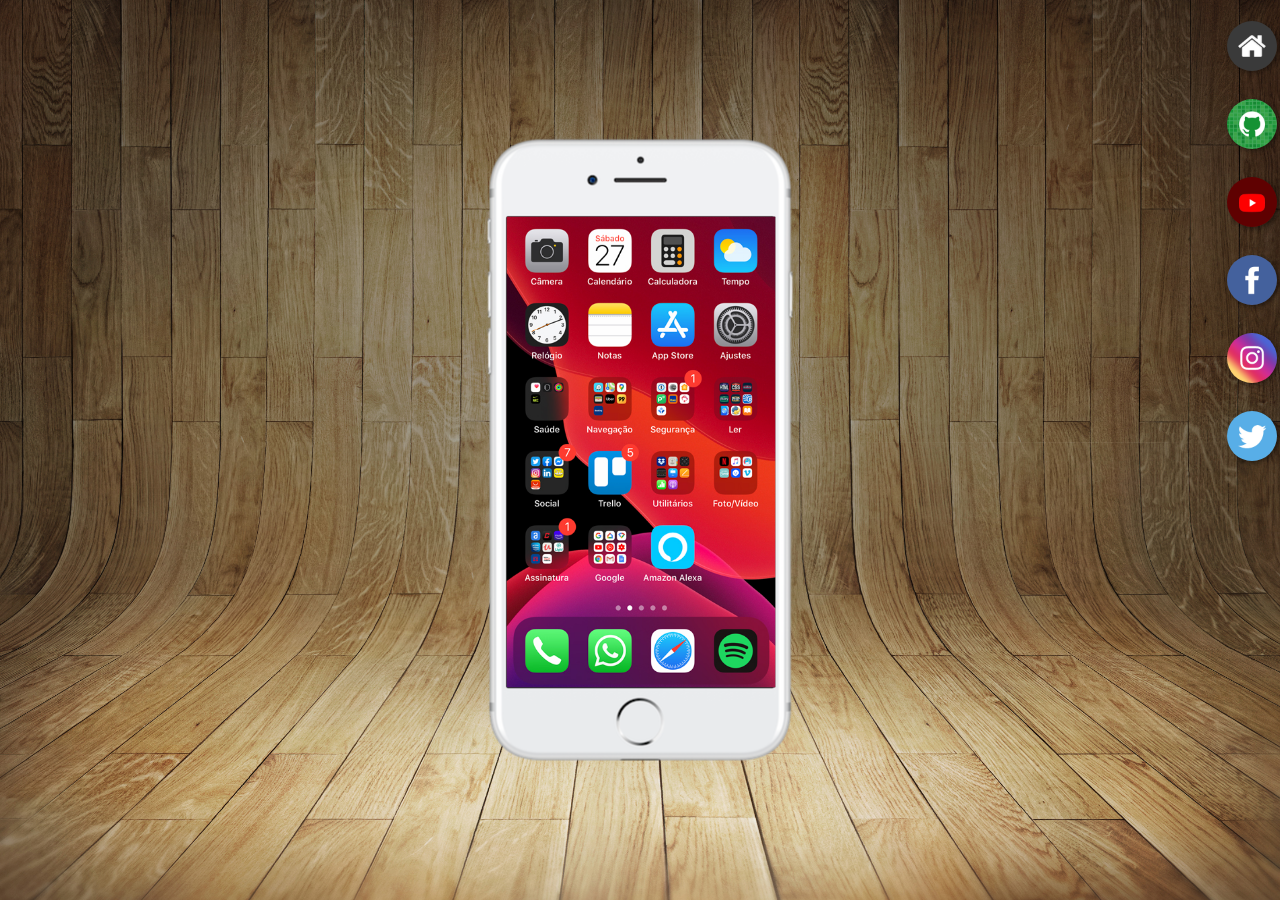
<file: index.html>
<!DOCTYPE html>
<html lang="pt-br">
<head>
    <meta charset="UTF-8">
    <meta name="viewport" content="width=device-width, initial-scale=1.0">
    <link rel="shortcut icon" href="favicon.ico" type="image/x-icon">
    <link rel="stylesheet" href="estilos/style.css">
    <title>Projeto Redes Sociais</title>
</head>
<body>
    <main>
        <section id="telefone">
            <iframe src="home.html" name="tela" id="tela" frameborder="0"></iframe>
        </section>
        <section id="redes-sociais">
            <br><a href="home.html" target="tela"><img src="imagens/logo-home.jpg" alt="home"></a></br>
            <br><a href="github.html" target="tela"><img src="imagens/logo-github.jpg" alt="github"></a></br>
            <br><a href="youtube.html" target="tela"><img src="imagens/logo-youtube.jpg" alt="youtube"></a></br>
            <br><a href="facebook.html" target="tela"><img src="imagens/logo-facebook.jpg" alt="facebook"></a></br>
            <br><a href="instagram.html" target="tela"><img src="imagens/logo-instagram.jpg" alt="instagram"></a></br>
            <br><a href="twitter.html" target="tela"><img src="imagens/logo-twitter.jpg" alt="twitter"></a></br>
        </section>
    </main>
</body>
</html>
</file>
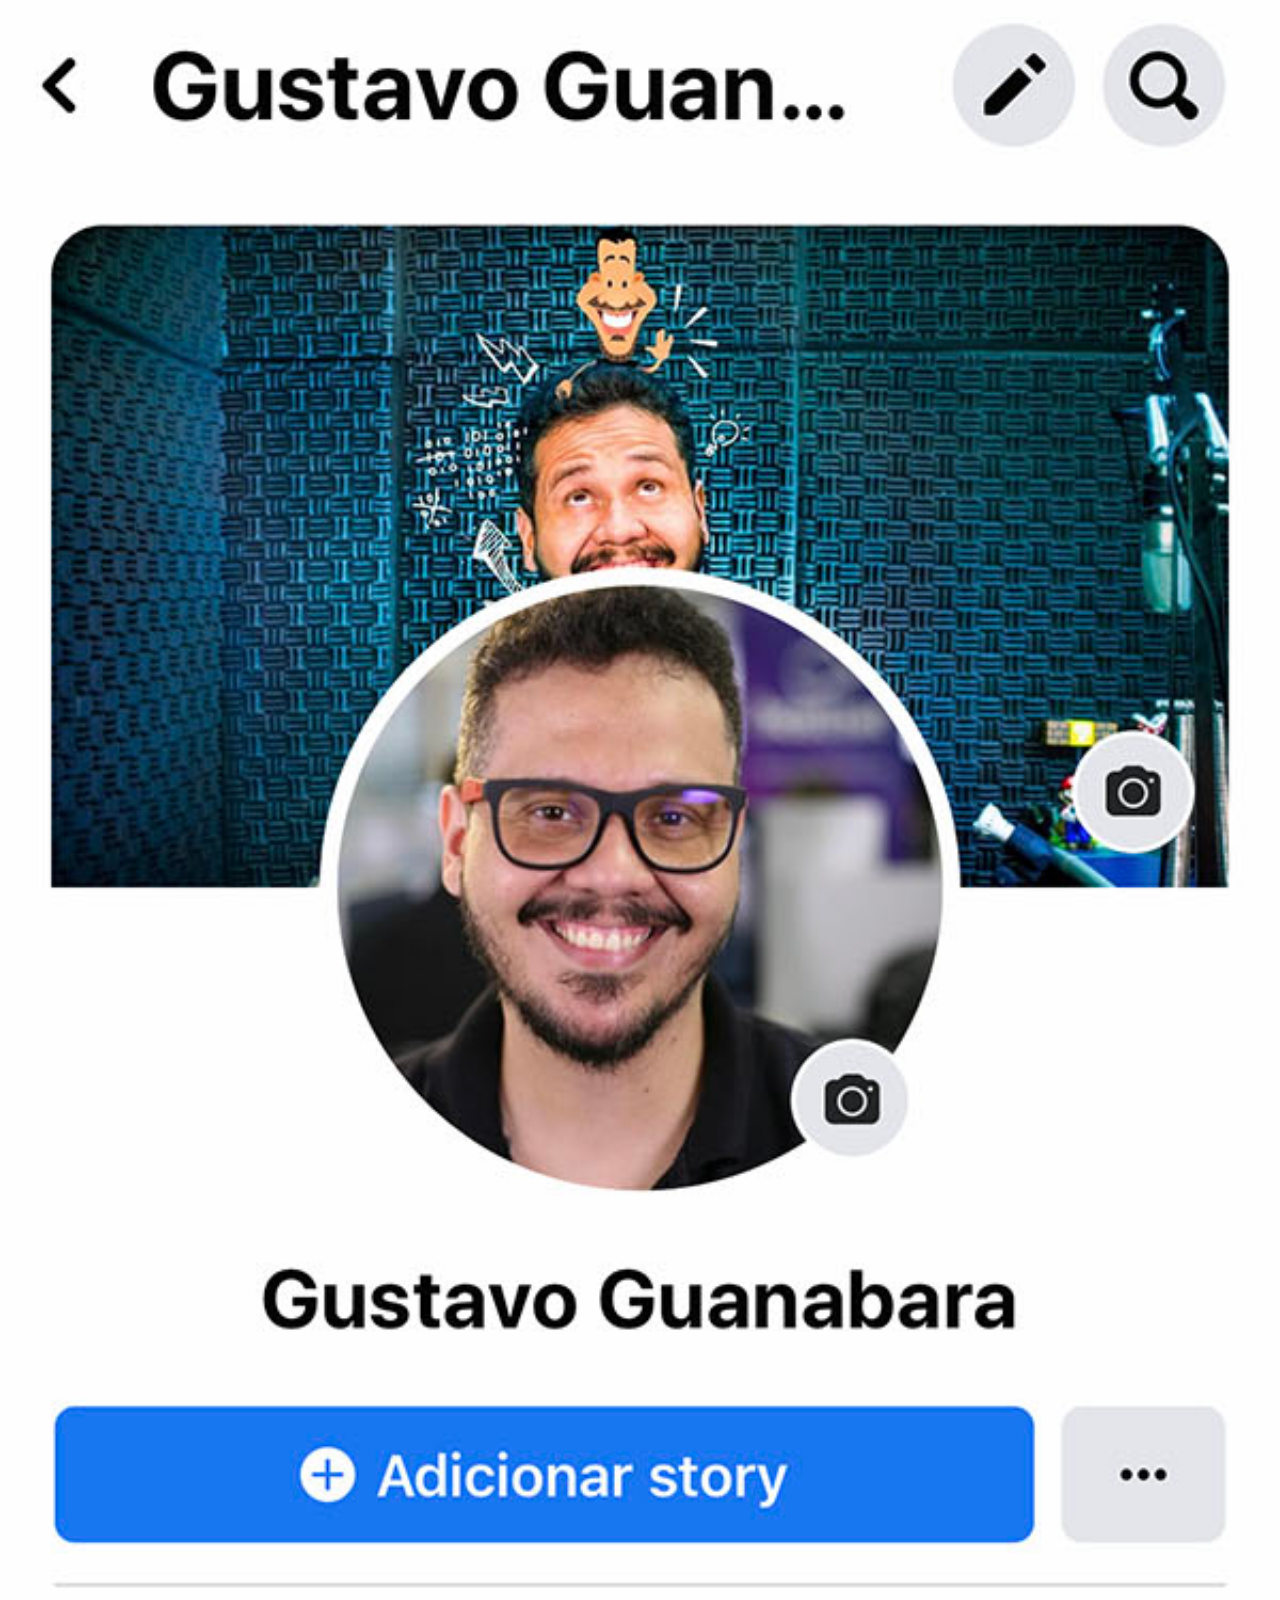
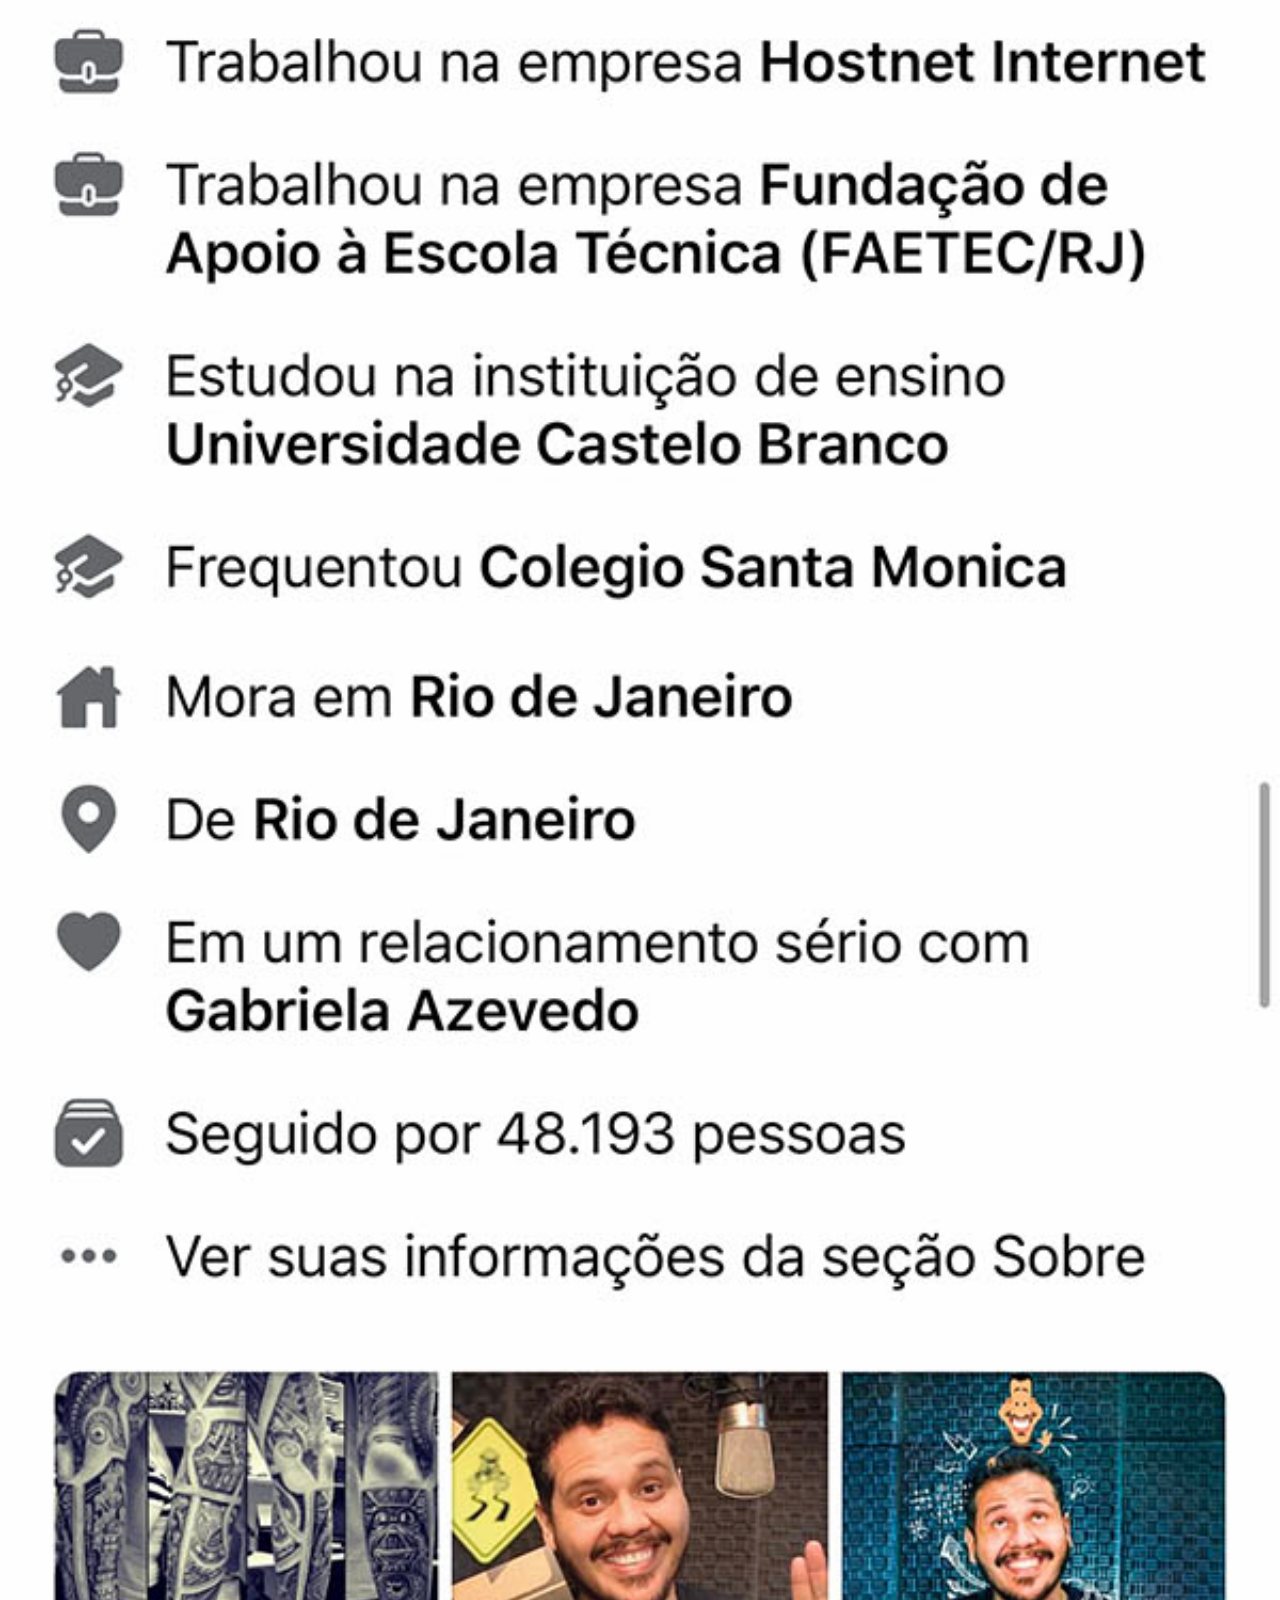
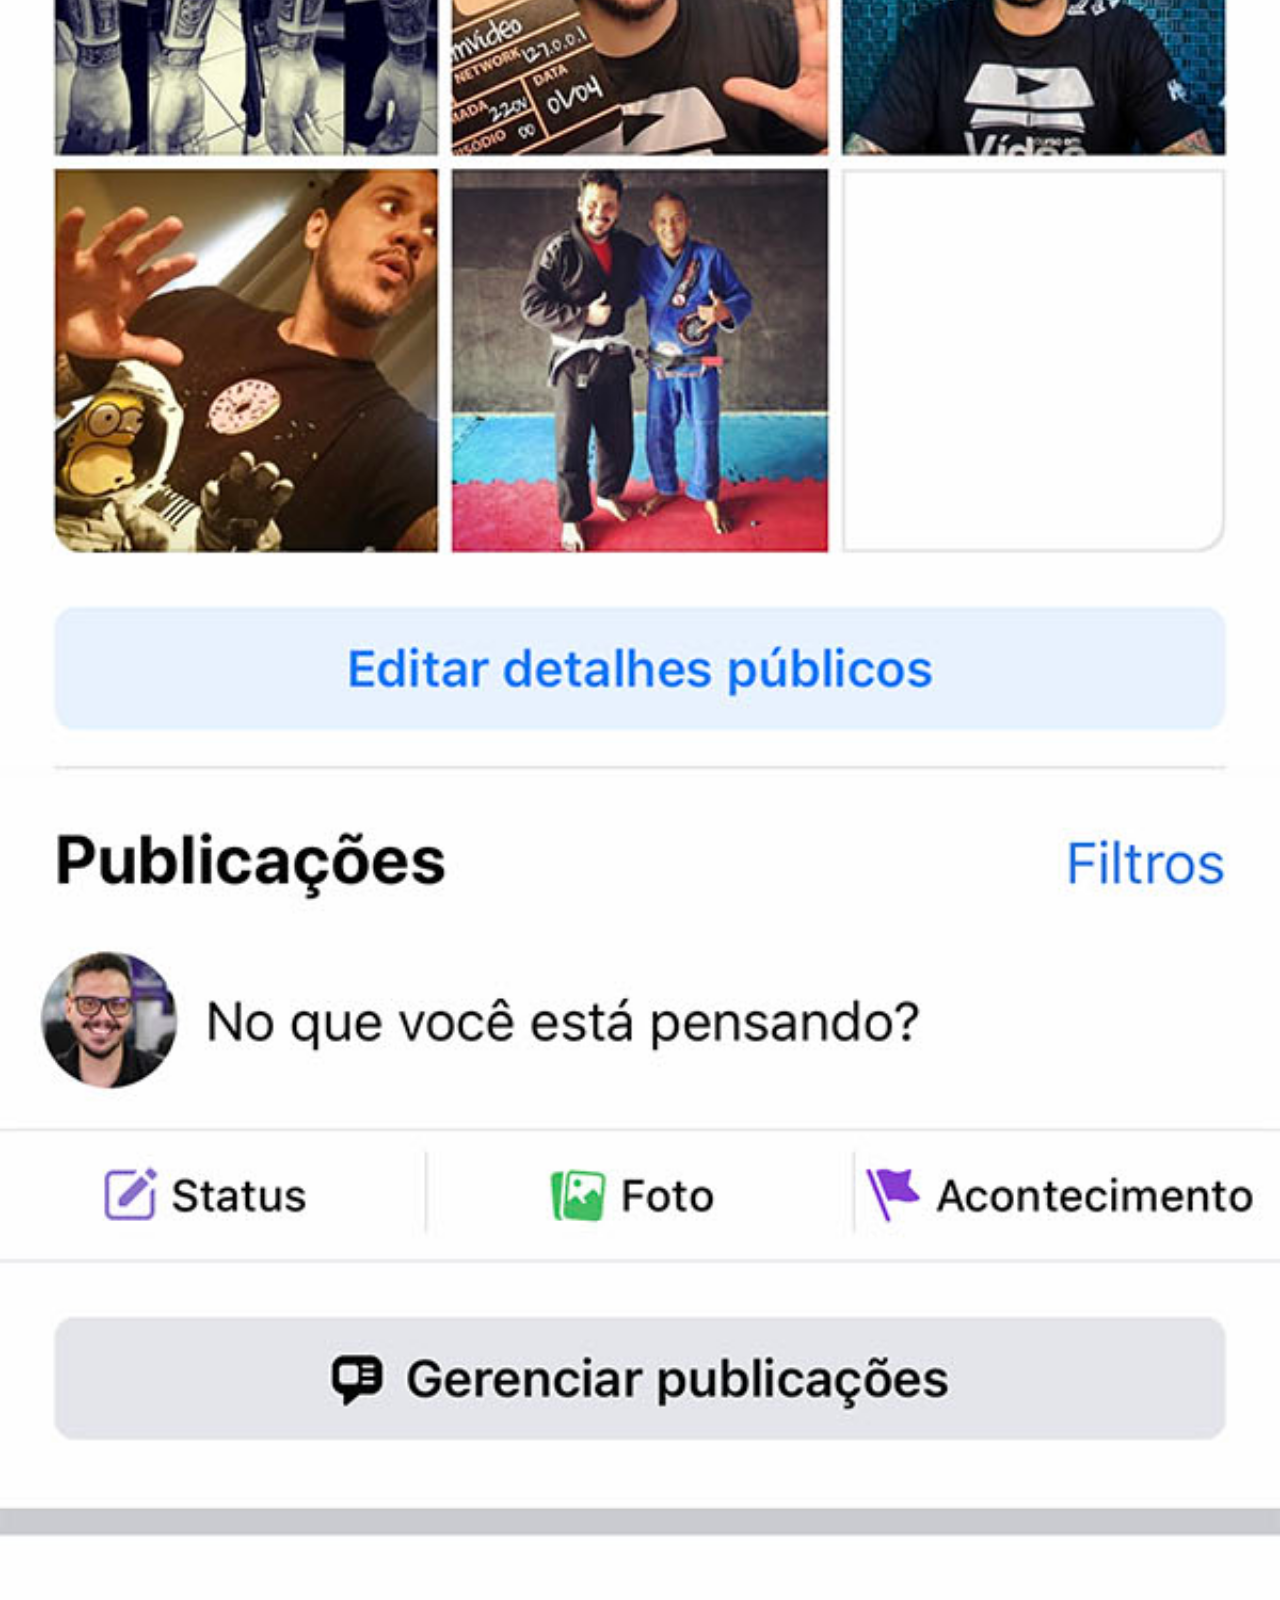
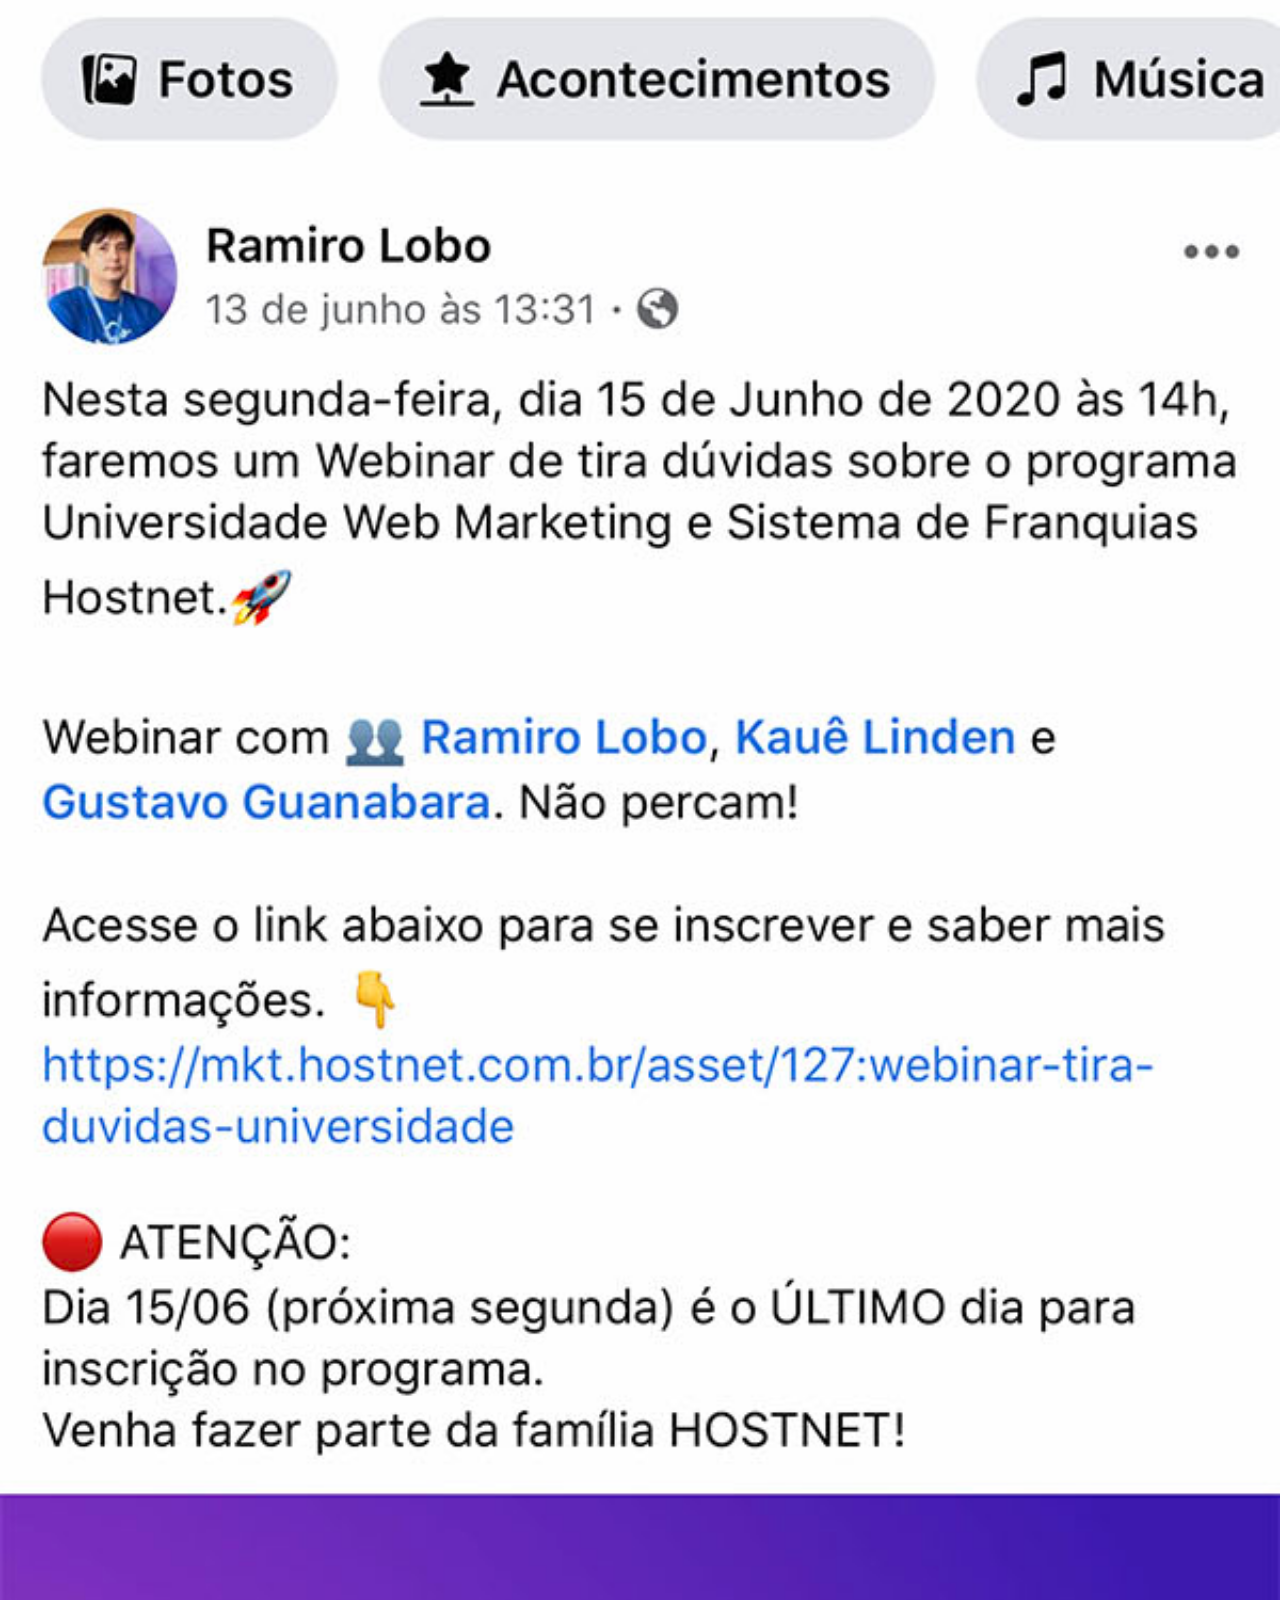
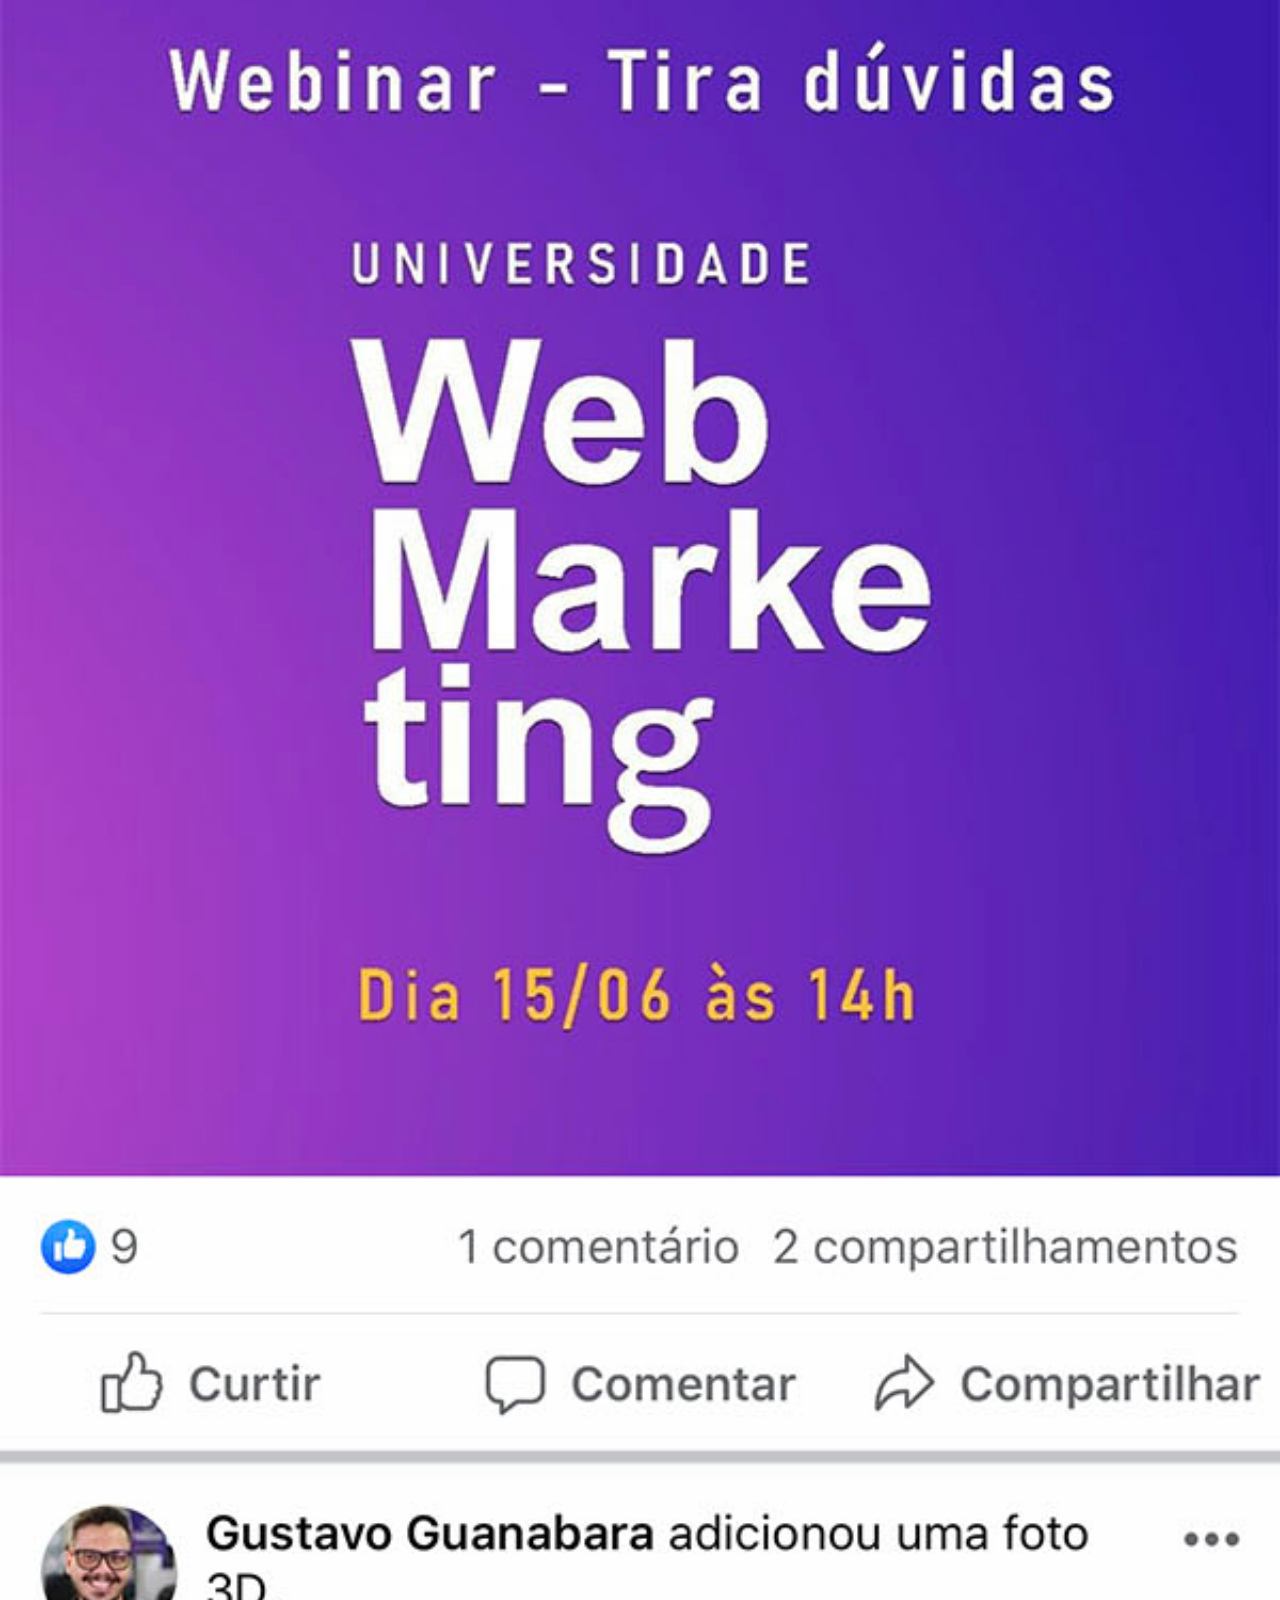
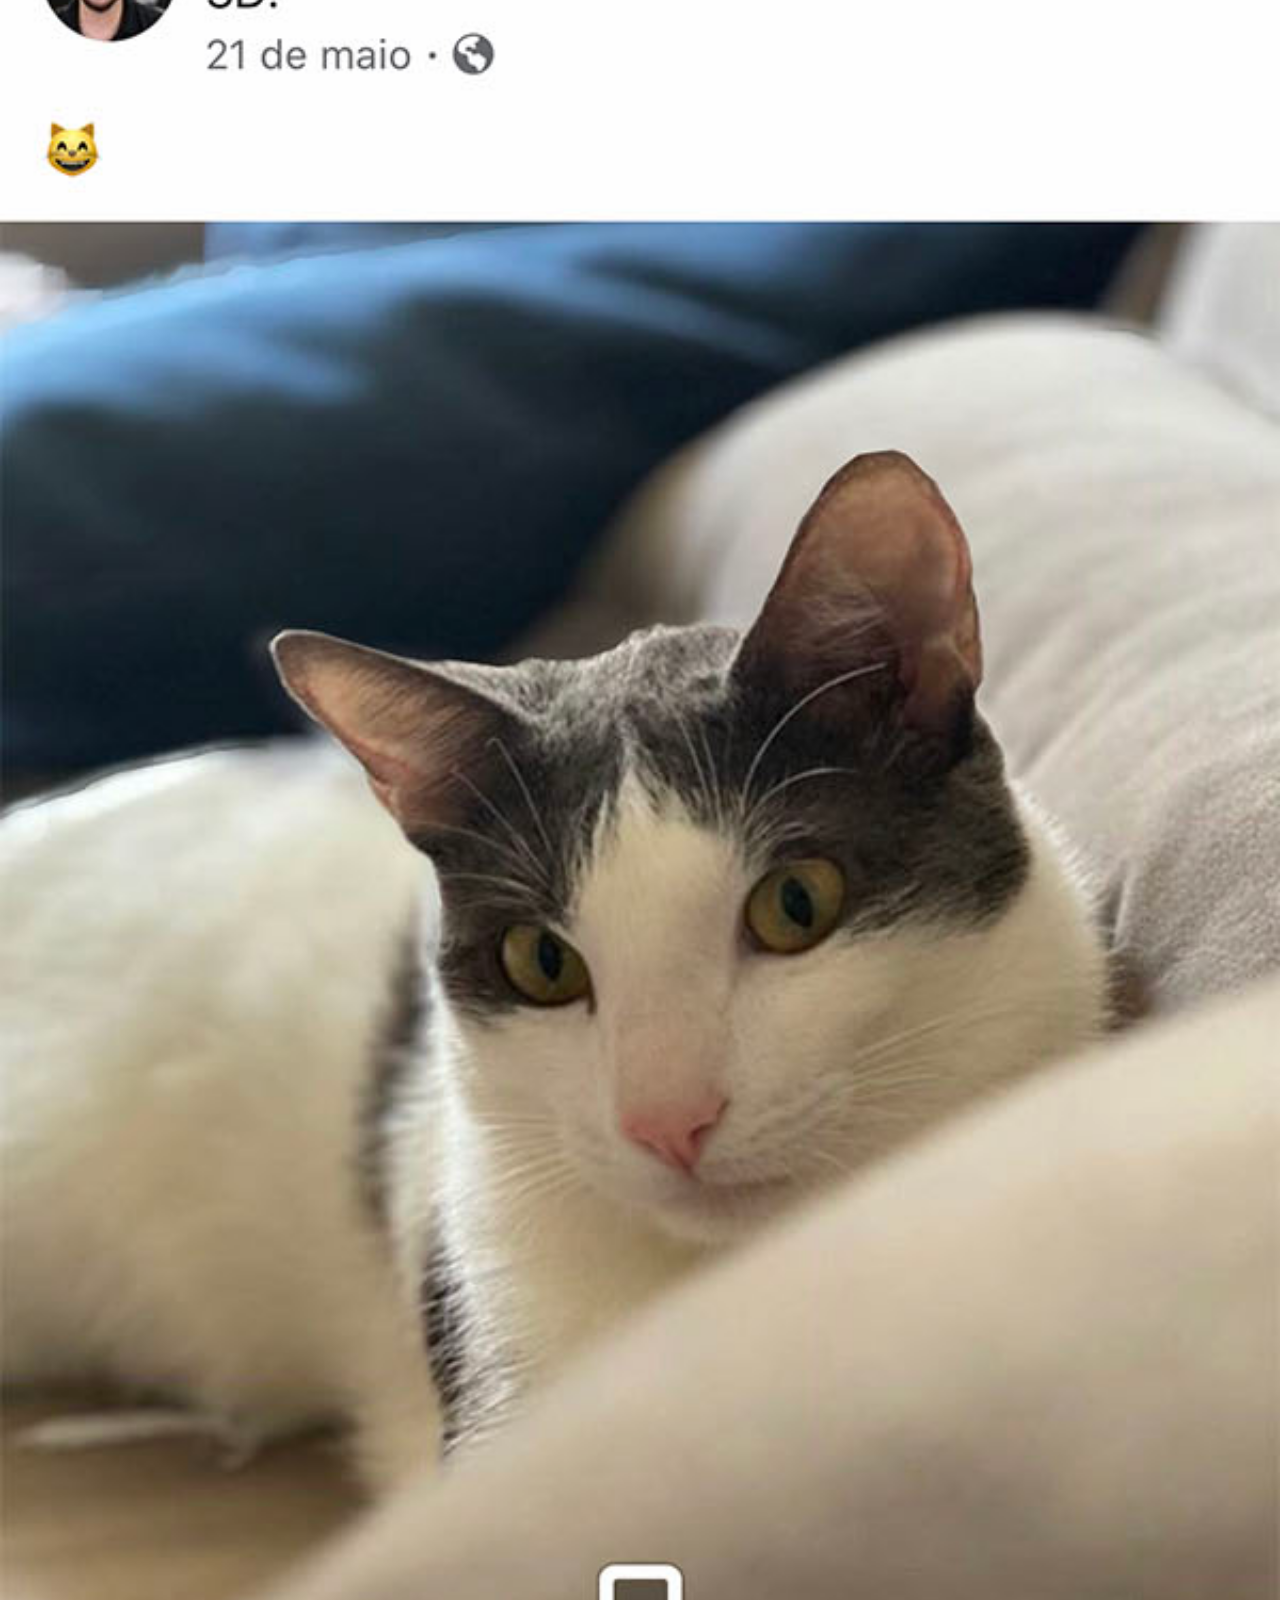
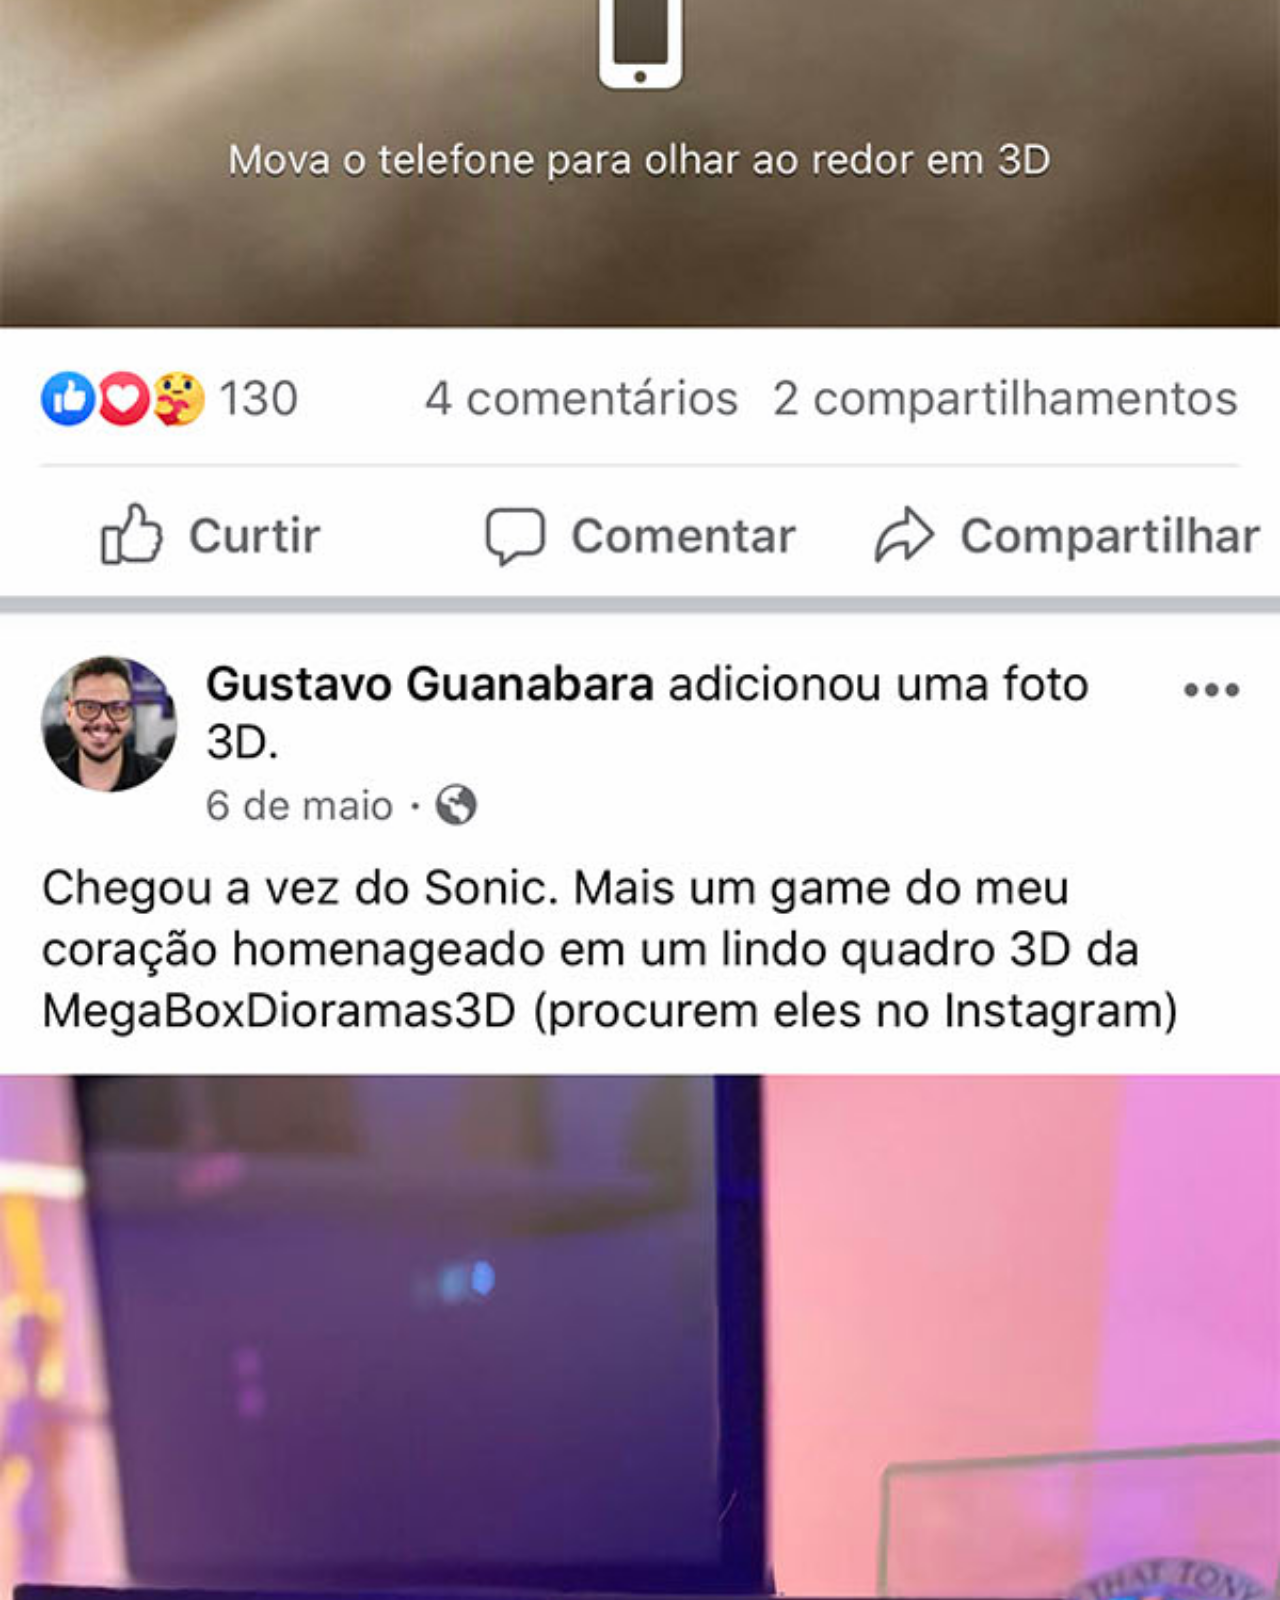
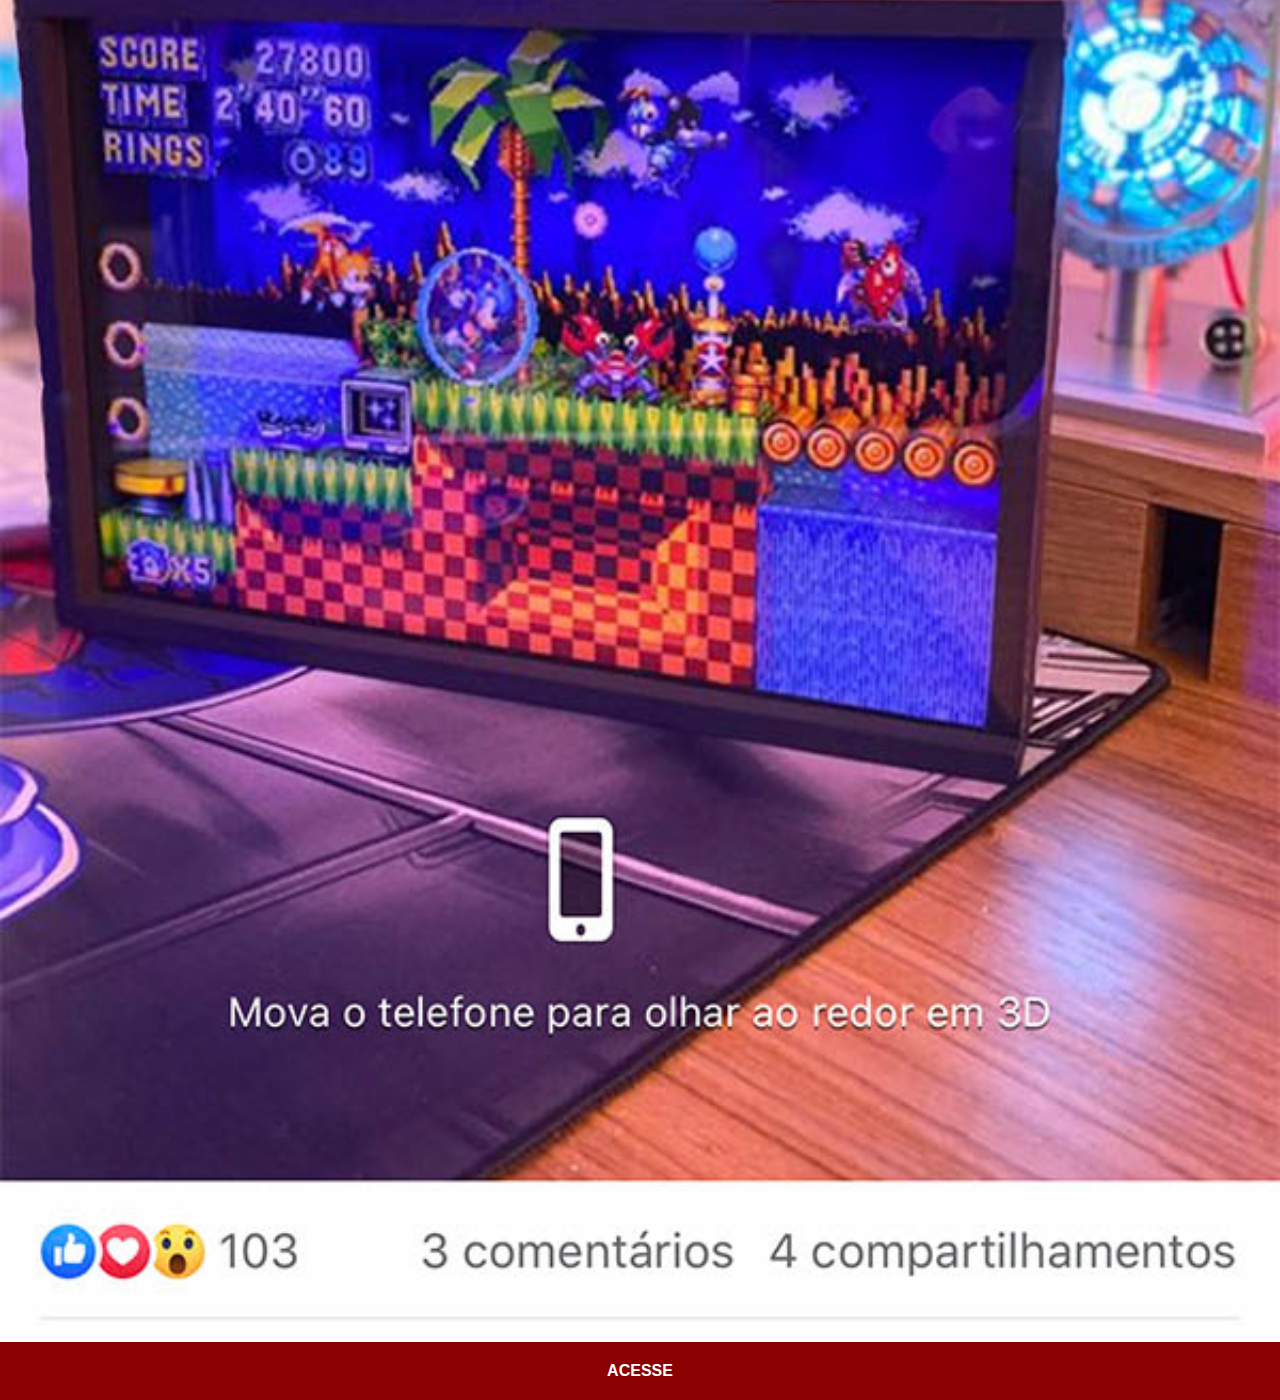
<file: facebook.html>
<!DOCTYPE html>
<html lang="pt-br">
<head>
    <meta charset="UTF-8">
    <meta name="viewport" content="width=device-width, initial-scale=1.0">
    <title>Facebook</title>
    <link rel="stylesheet" href="estilos/social.css">
</head>
<body>
    <img src="imagens/tela-facebook.jpg" alt="Facebook">
    <a href="https://pt-br.facebook.com/">ACESSE</a>
</body>
</html>
</file>
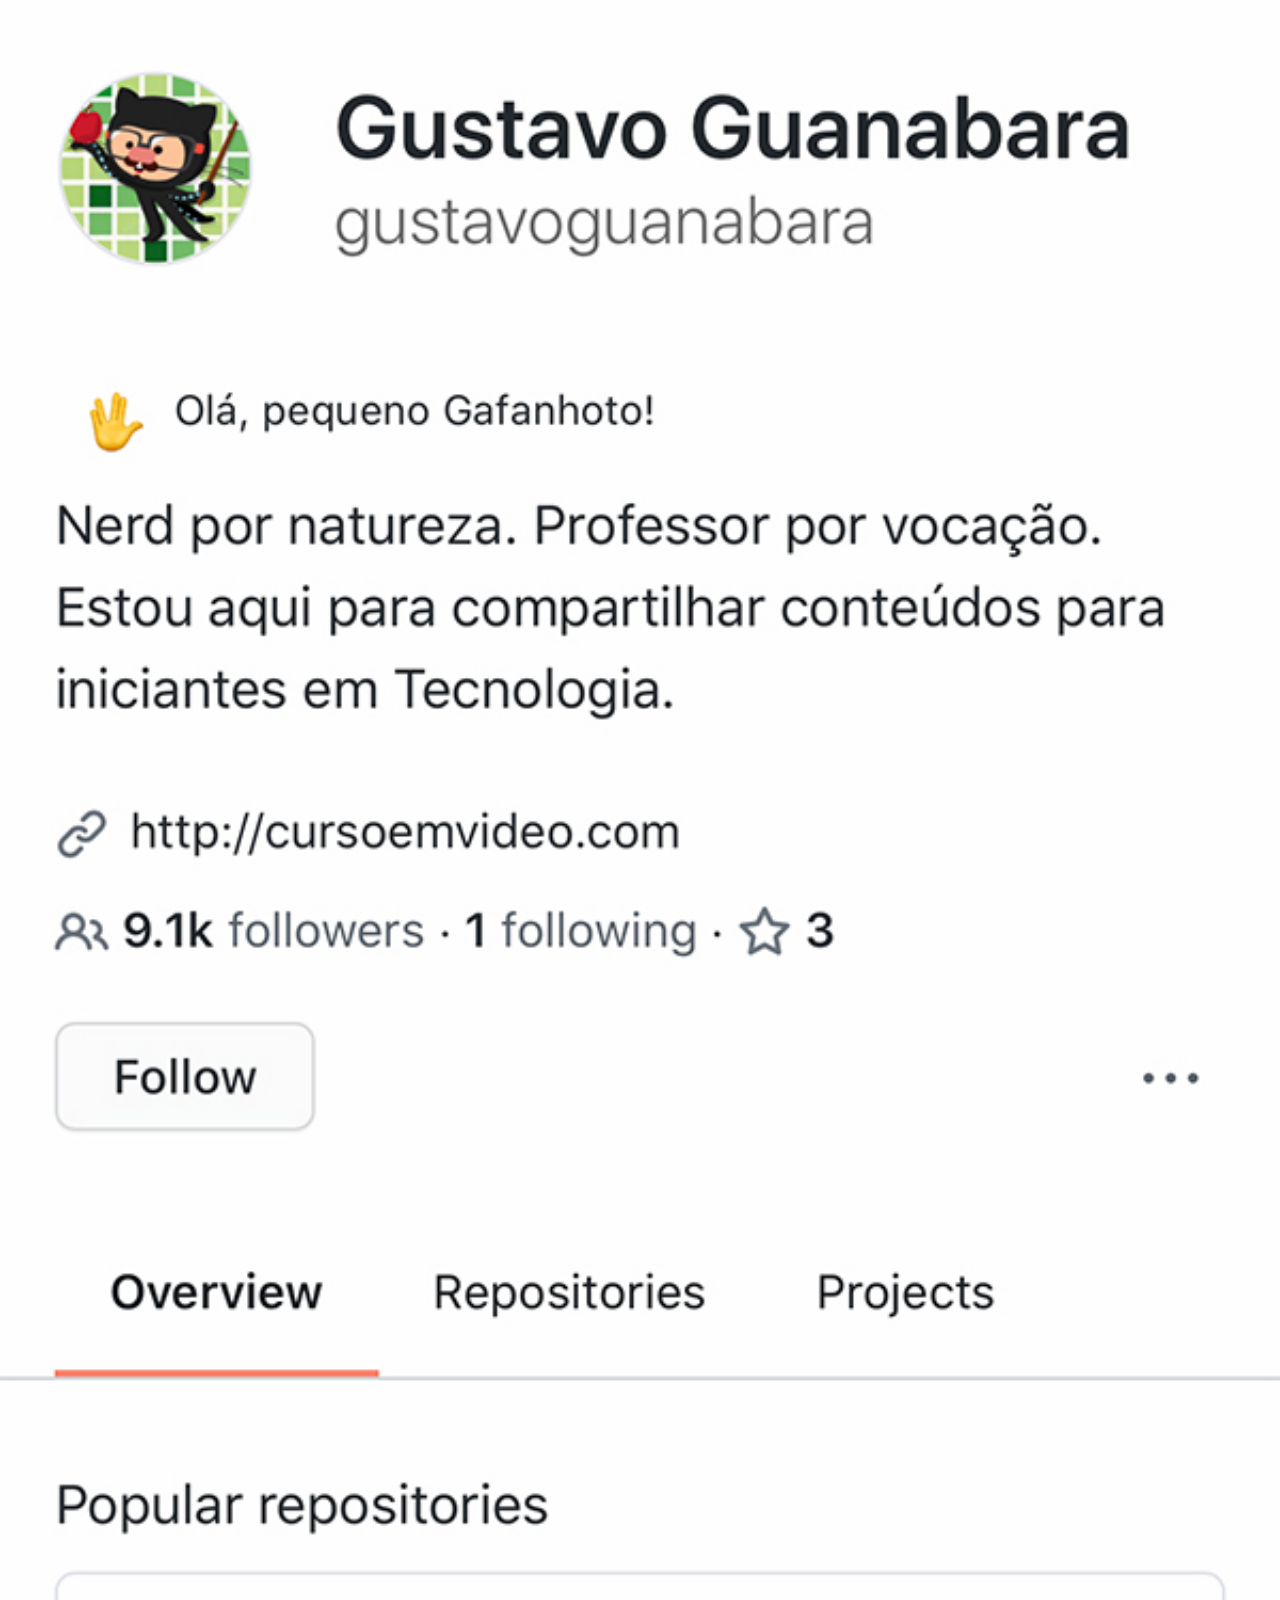
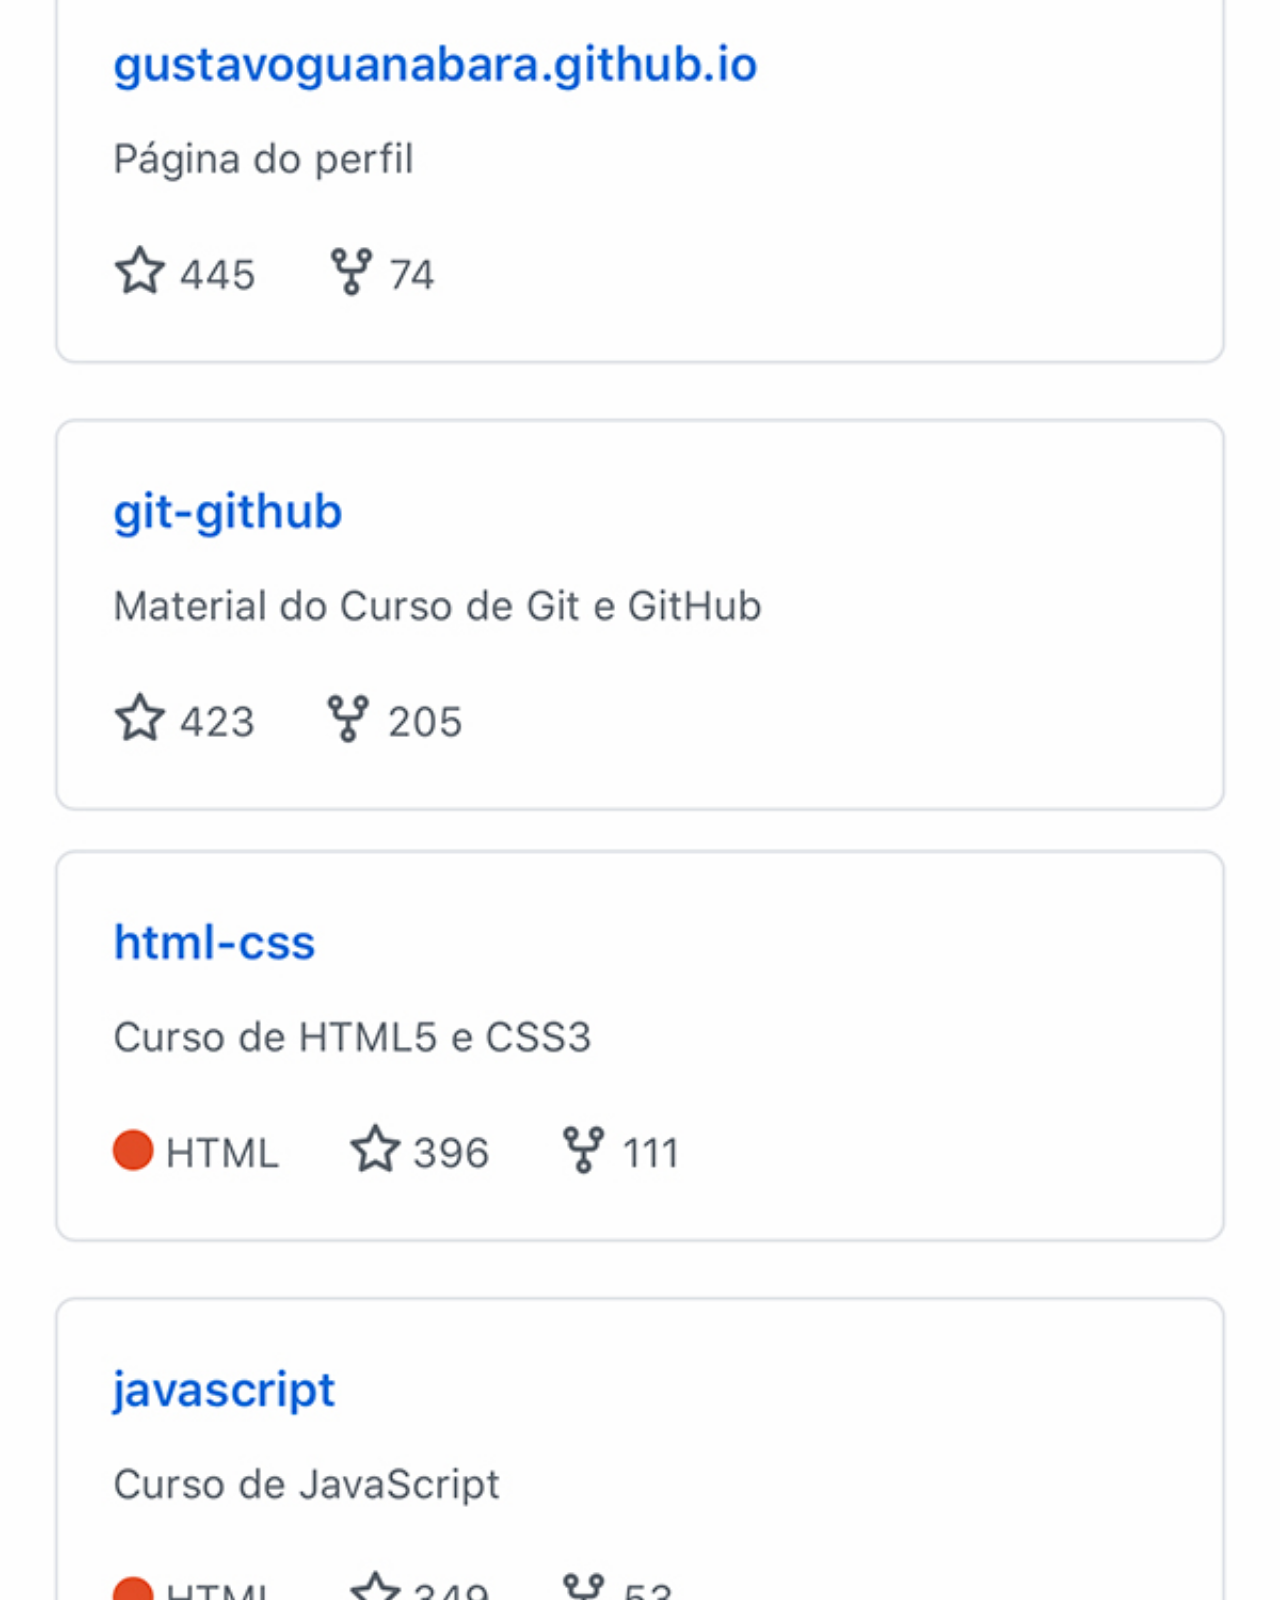
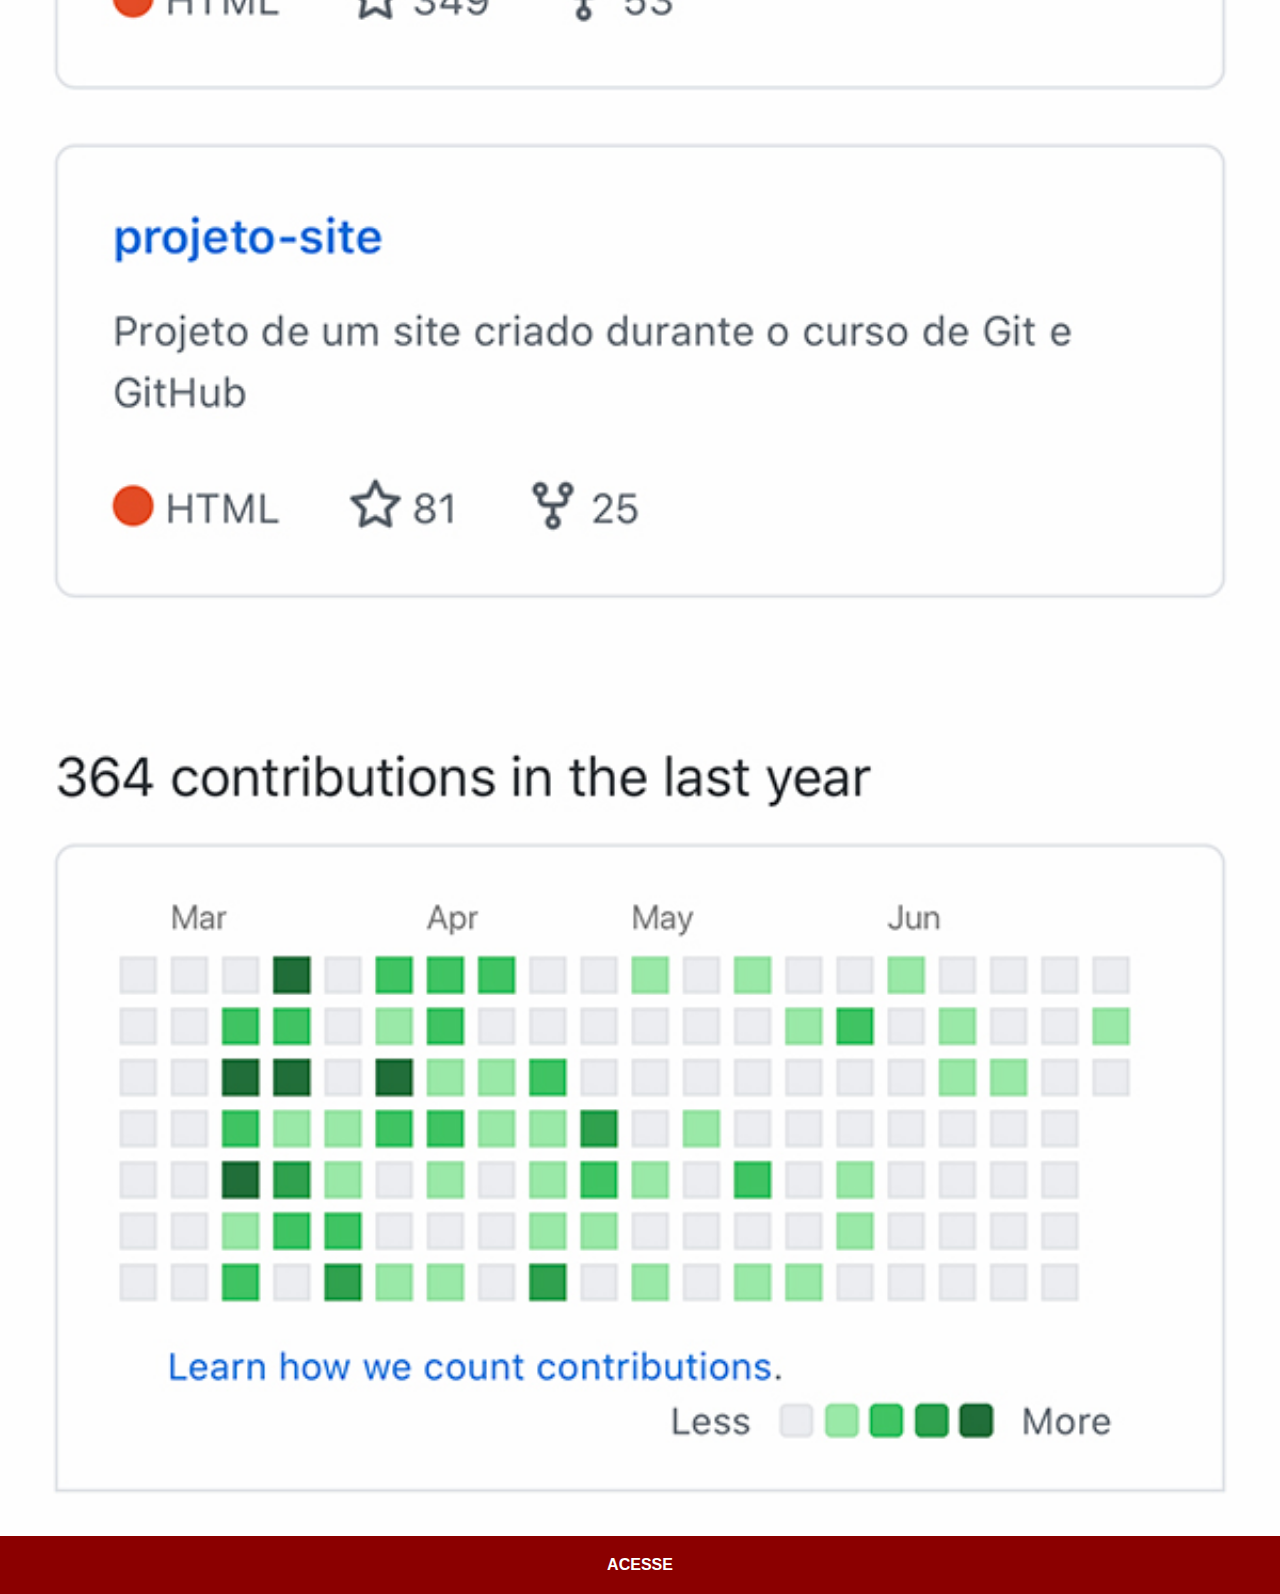
<file: github.html>
<!DOCTYPE html>
<html lang="pt-br">
<head>
    <meta charset="UTF-8">
    <meta name="viewport" content="width=device-width, initial-scale=1.0">
    <title>GitHub</title>
    <link rel="stylesheet" href="estilos/social.css">
</head>
<body>
    <img src="imagens/tela-github.jpg" alt="Github">
    <a href="https://github.com/gustavoguanabara" target="_blank">ACESSE</a>
</body>
</html>
</file>
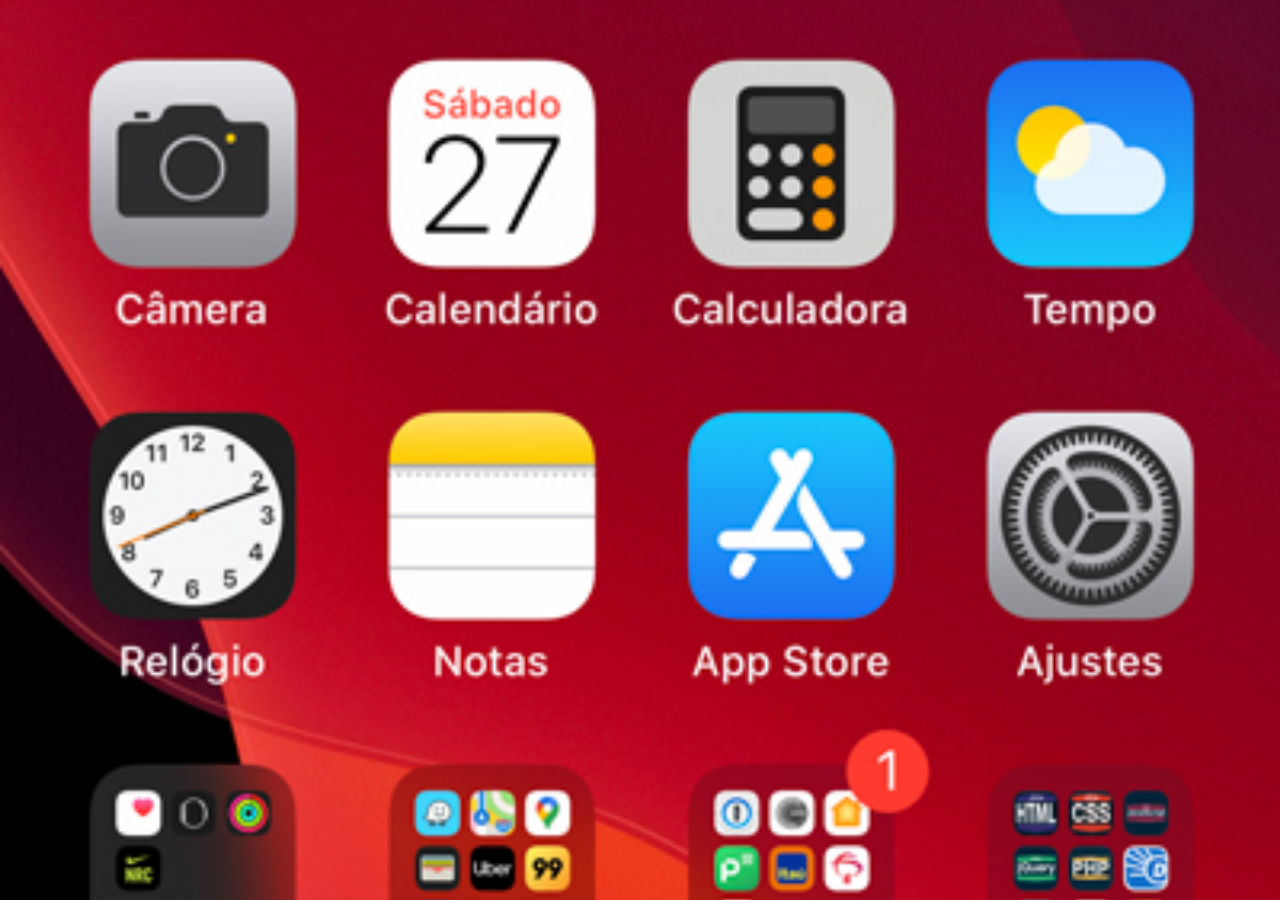
<file: home.html>
<!DOCTYPE html>
<html lang="pt-br">
<head>
    <meta charset="UTF-8">
    <meta name="viewport" content="width=device-width, initial-scale=1.0">
    <title>Home</title>
    <style>
        * {
            margin: 0px;
            padding: 0px;
        }

        body {
            width: 100vw;
            height: 100vh;
            background: black url(imagens/tela-home.jpg) no-repeat top center;
            background-size: cover;
        }
    </style>
</head>
<body>
    
</body>
</html>
</file>
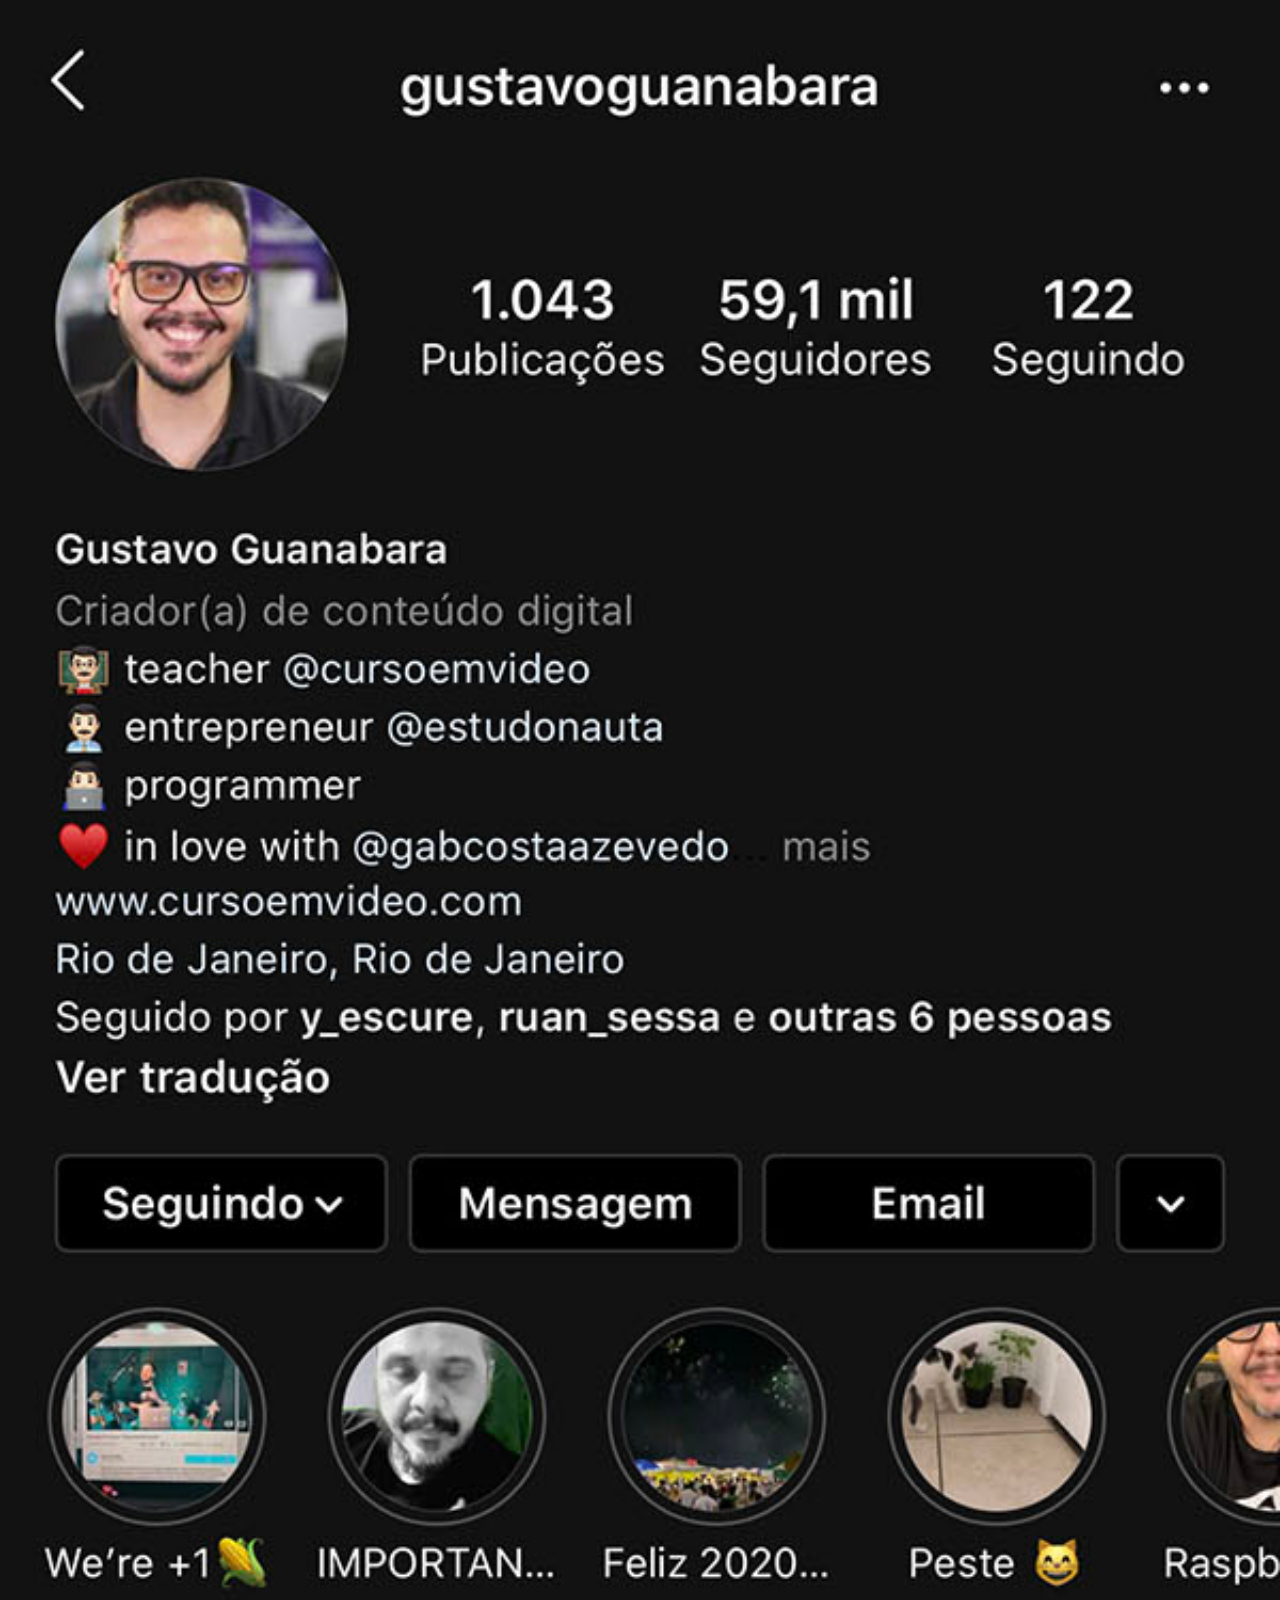
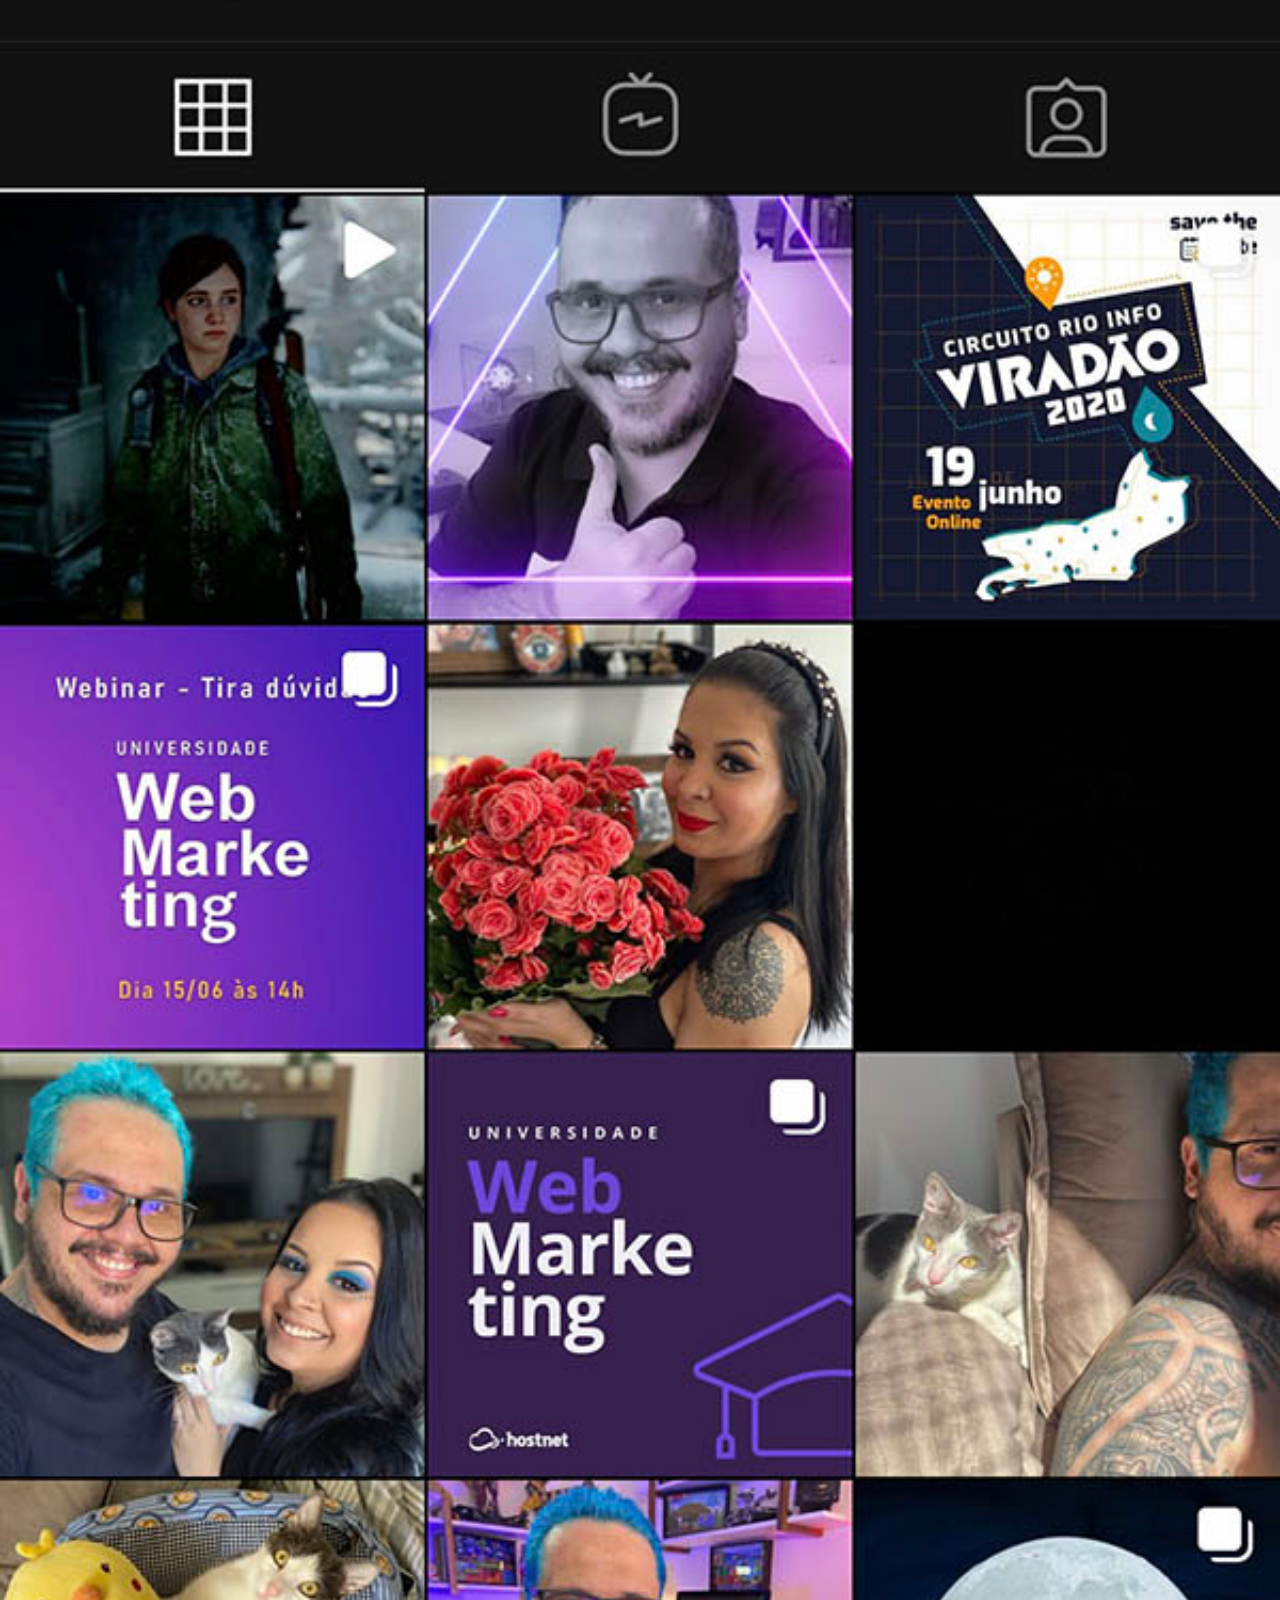
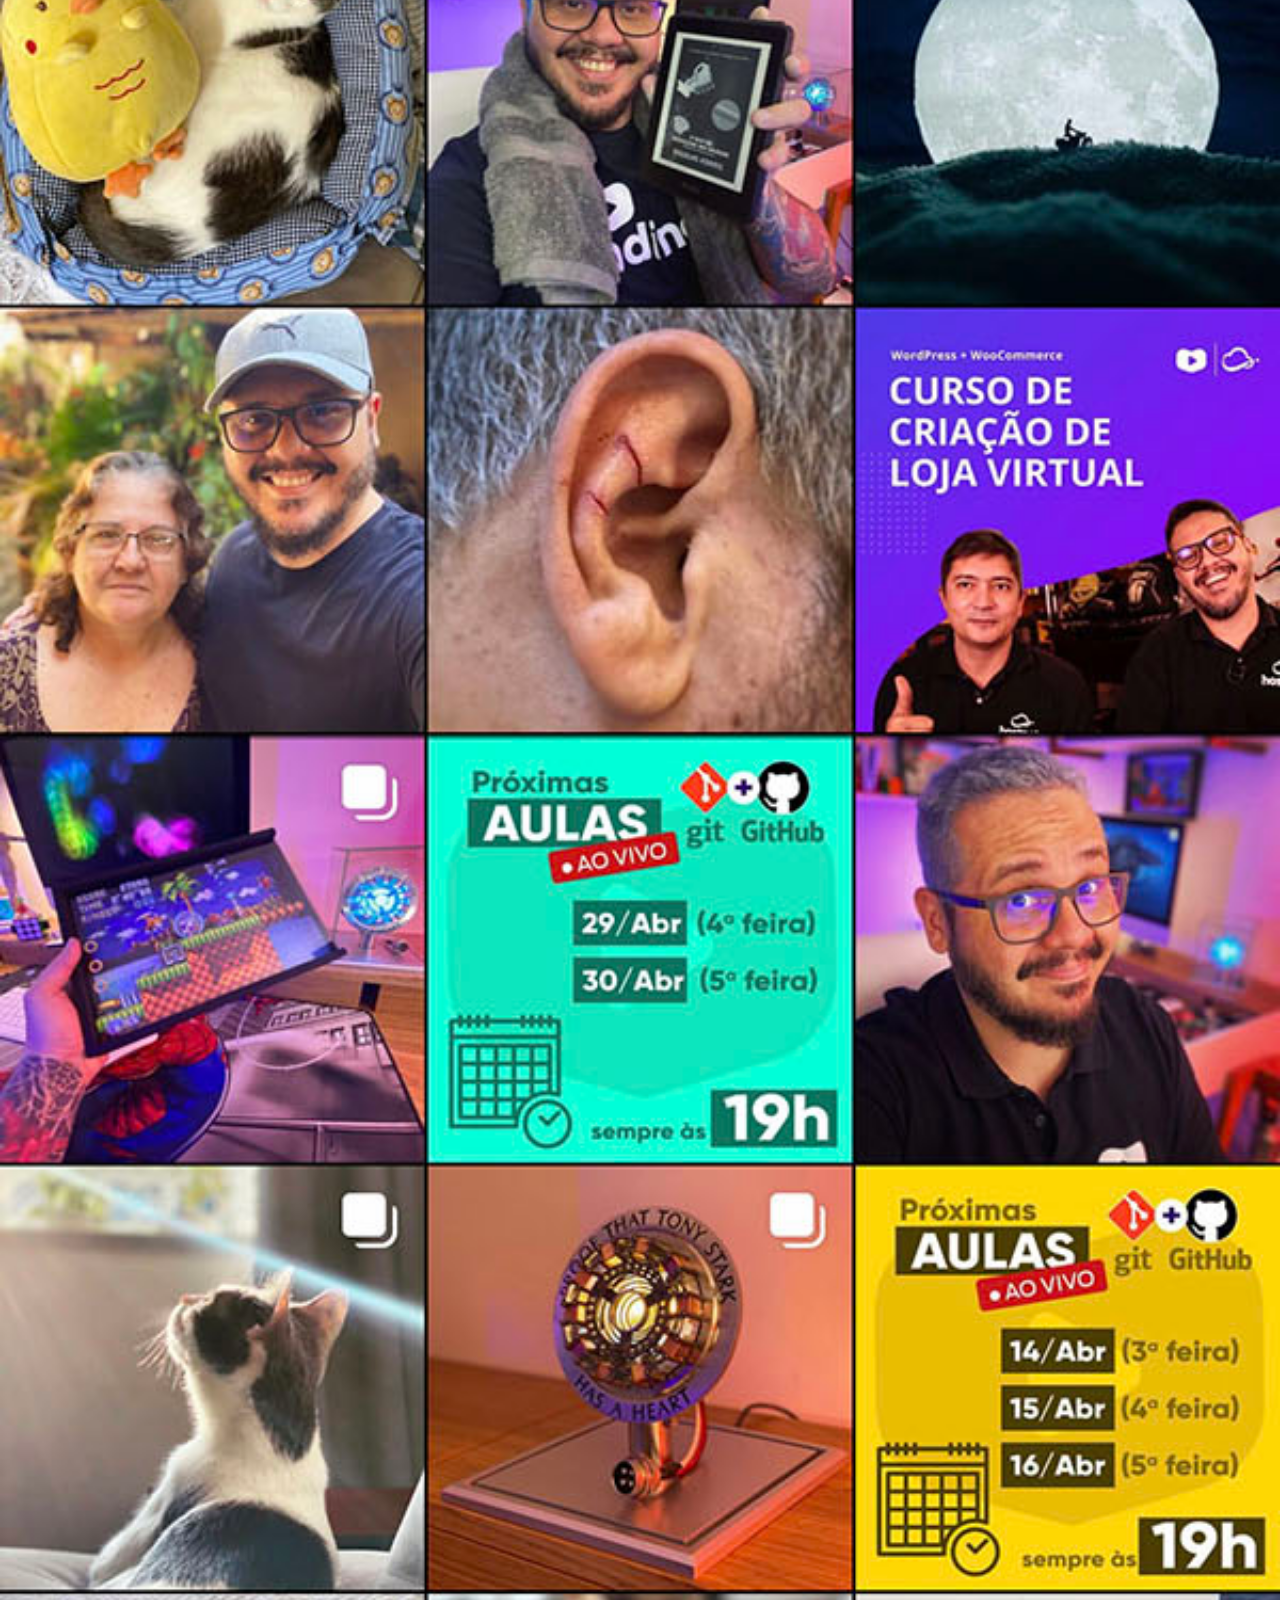
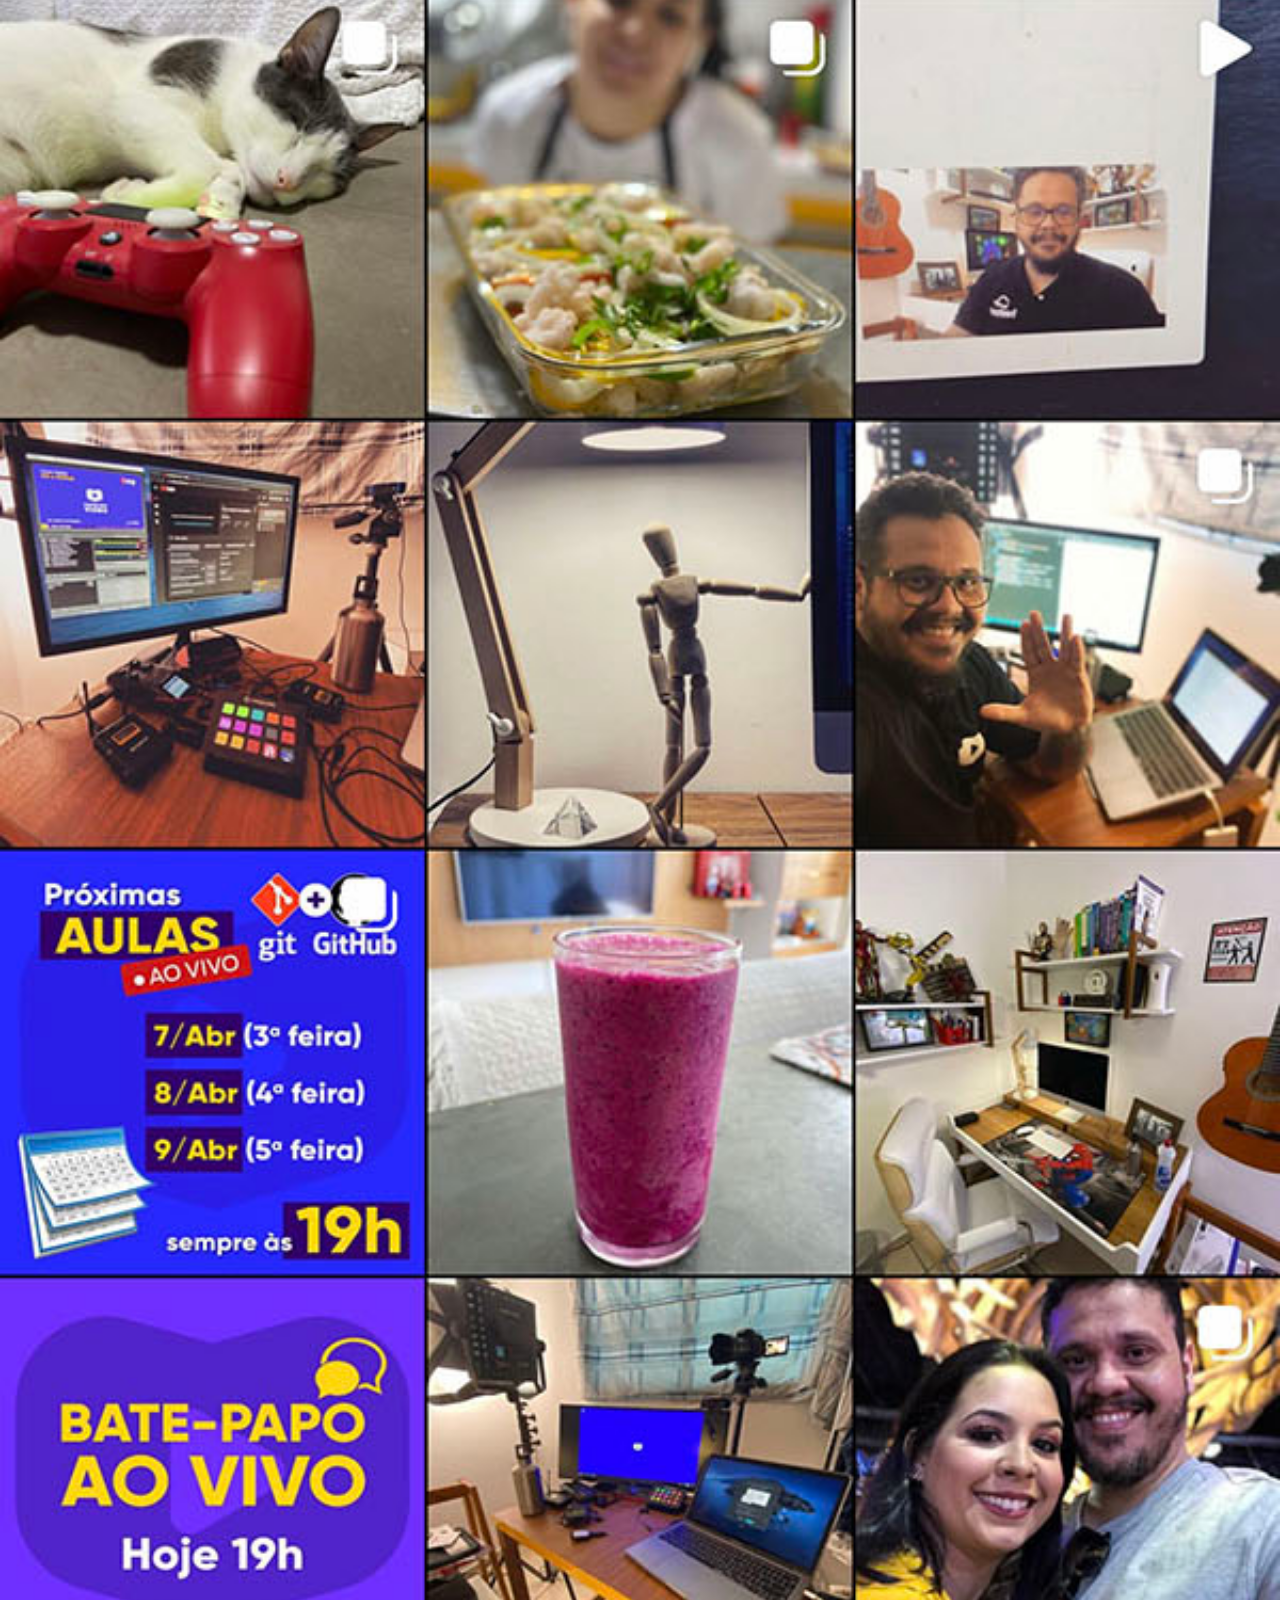
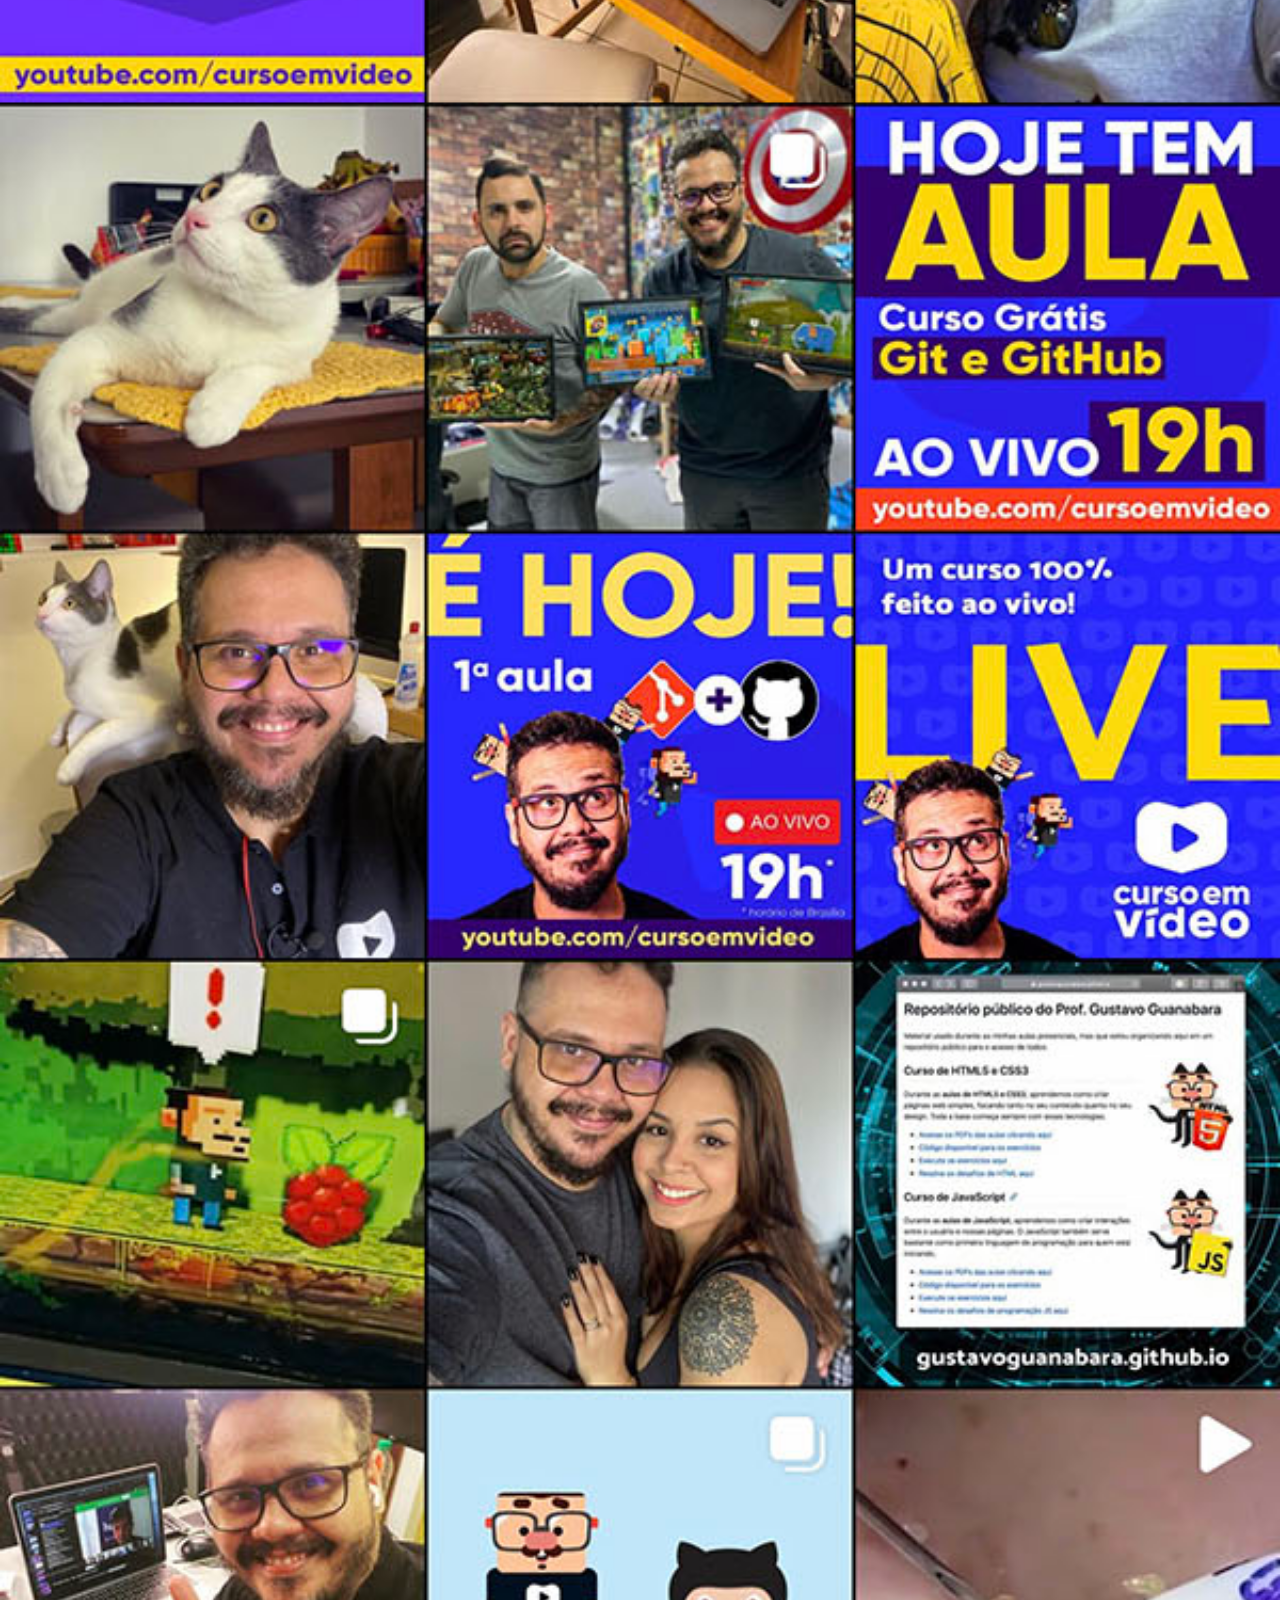
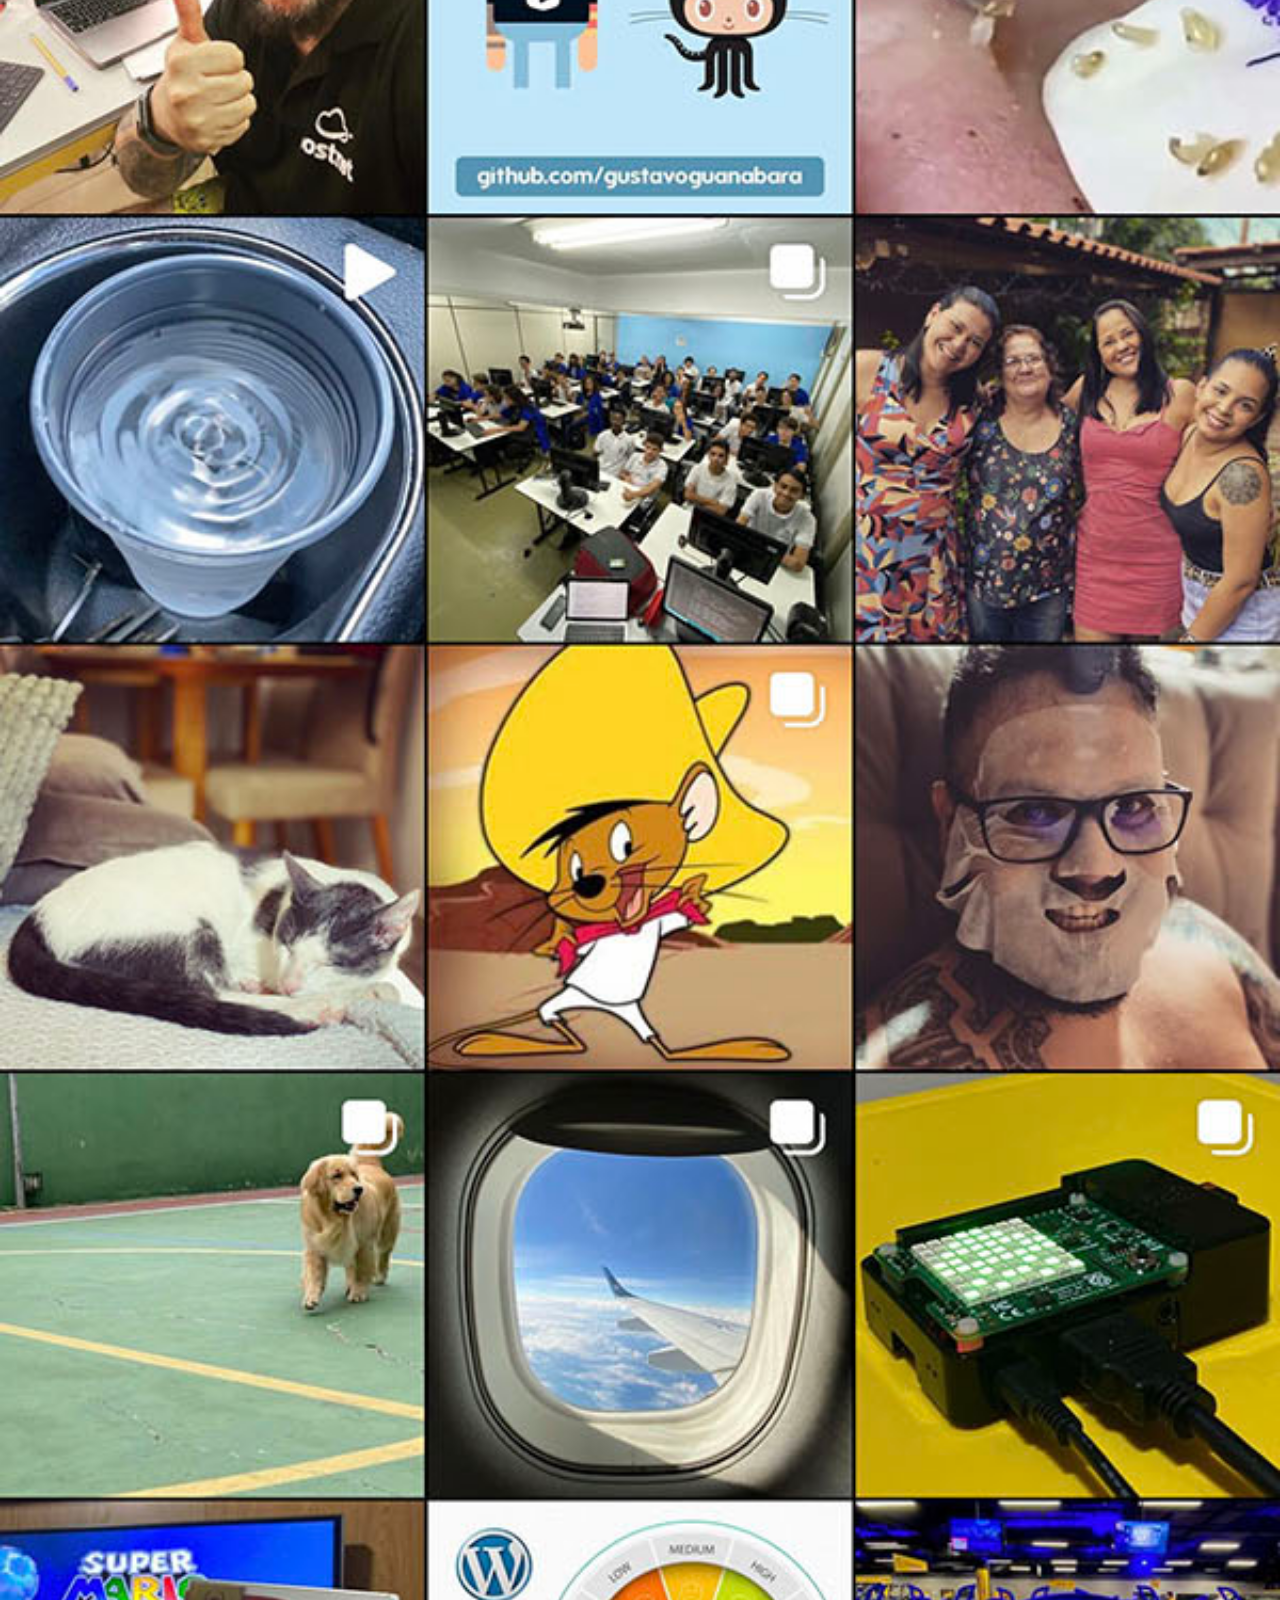
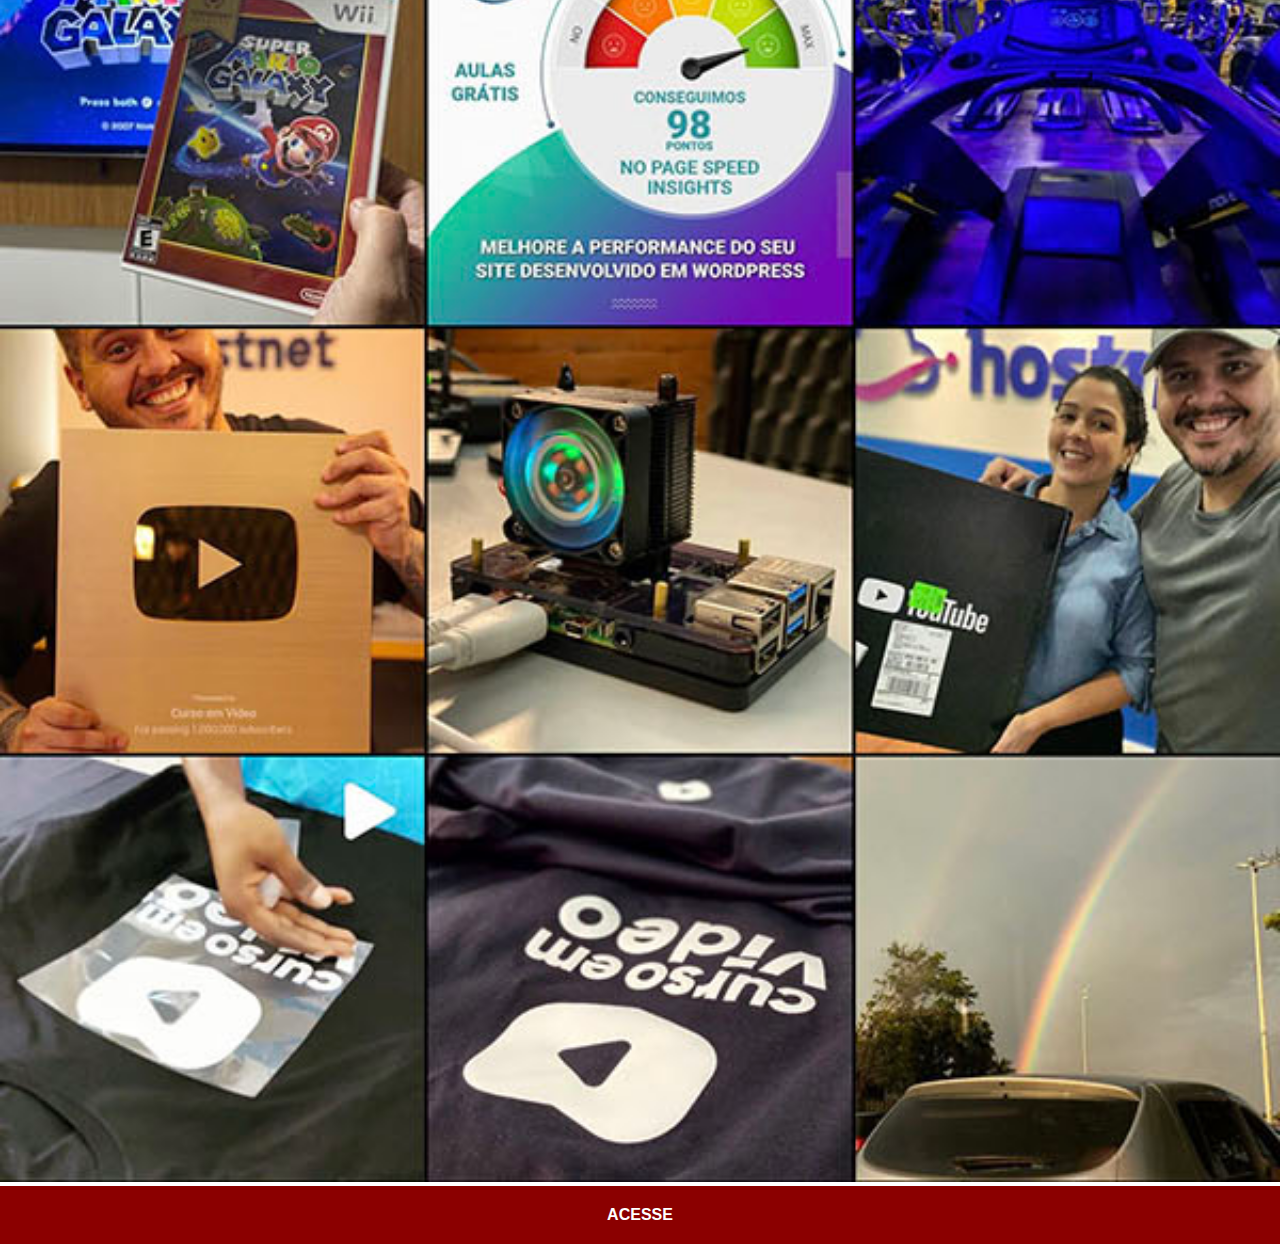
<file: instagram.html>
<!DOCTYPE html>
<html lang="pt-br">
<head>
    <meta charset="UTF-8">
    <meta name="viewport" content="width=device-width, initial-scale=1.0">
    <title>Instagram</title>
    <link rel="stylesheet" href="estilos/social.css">
</head>
<body>
    <img src="imagens/tela-instagram.jpg" alt="Instagram">
    <a href="https://www.instagram.com/gustavoguanabara/" target="_blank">ACESSE</a>
</body>
</html>
</file>
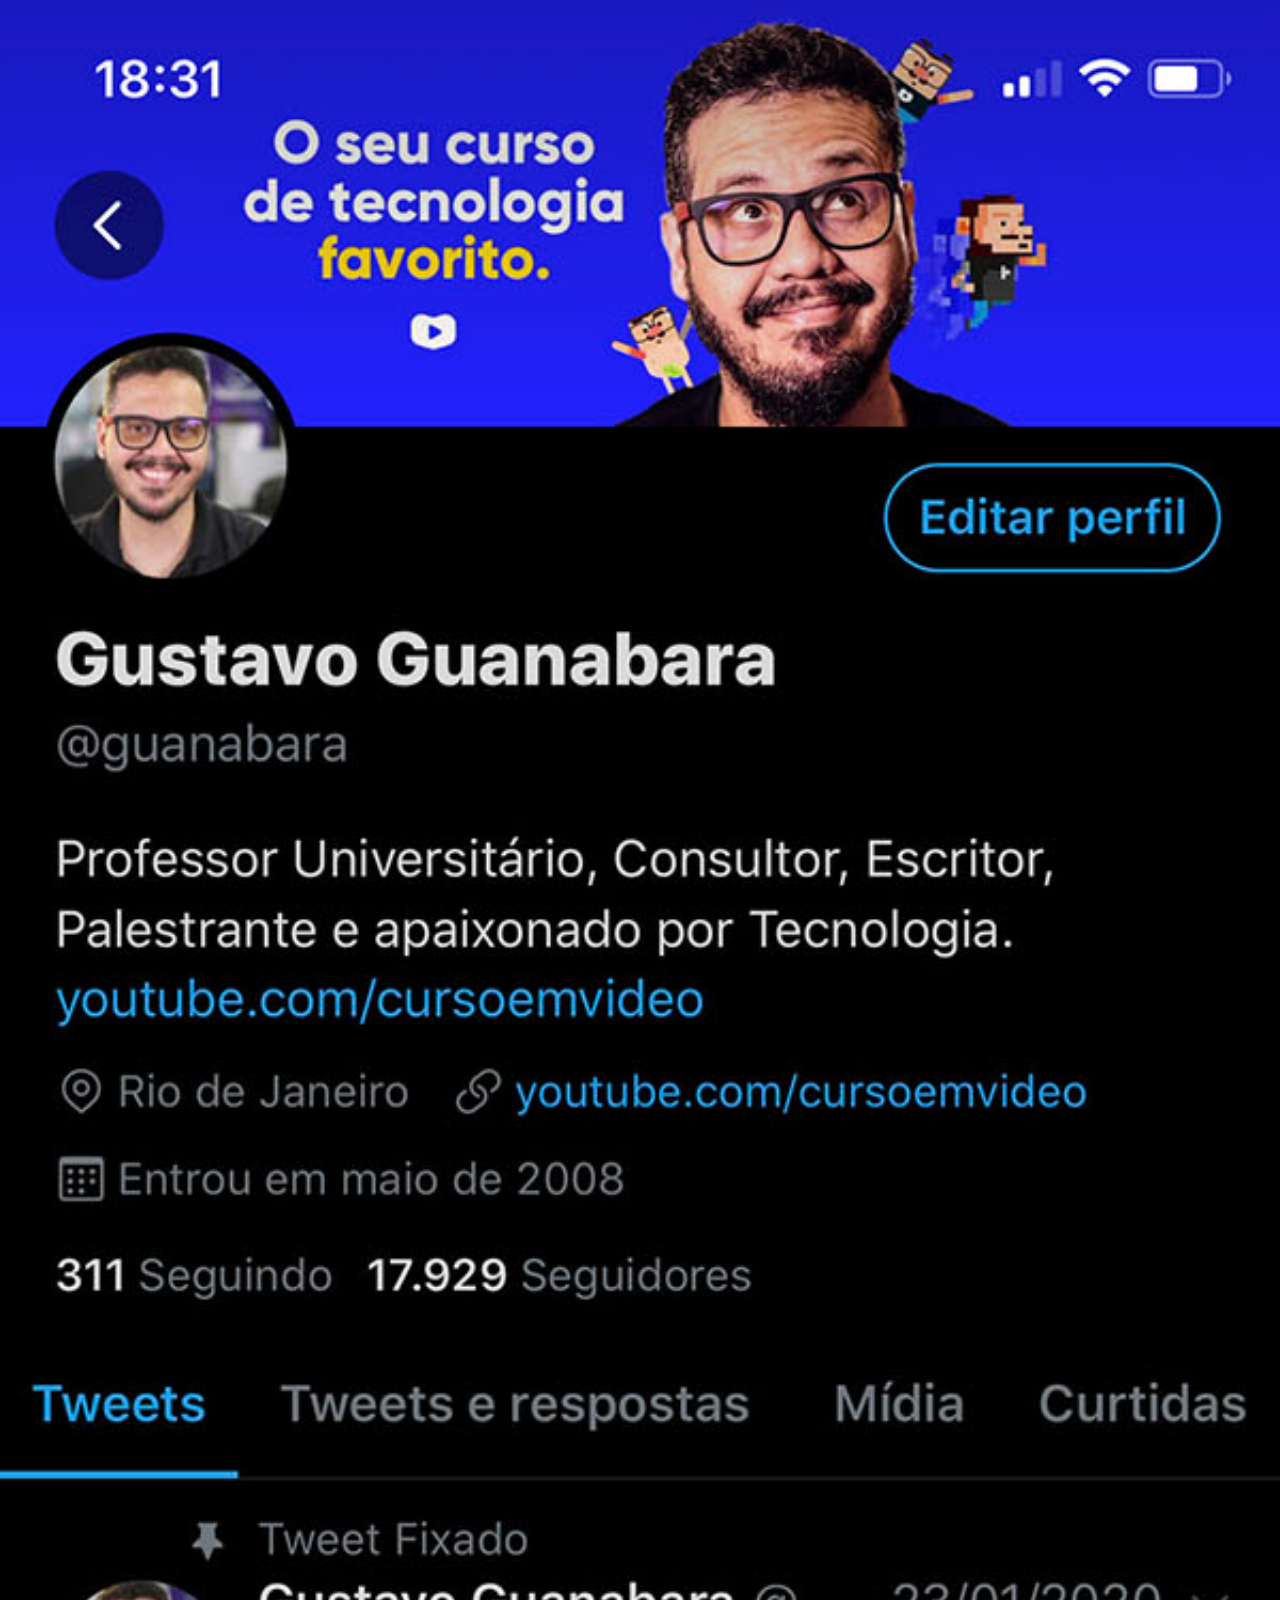
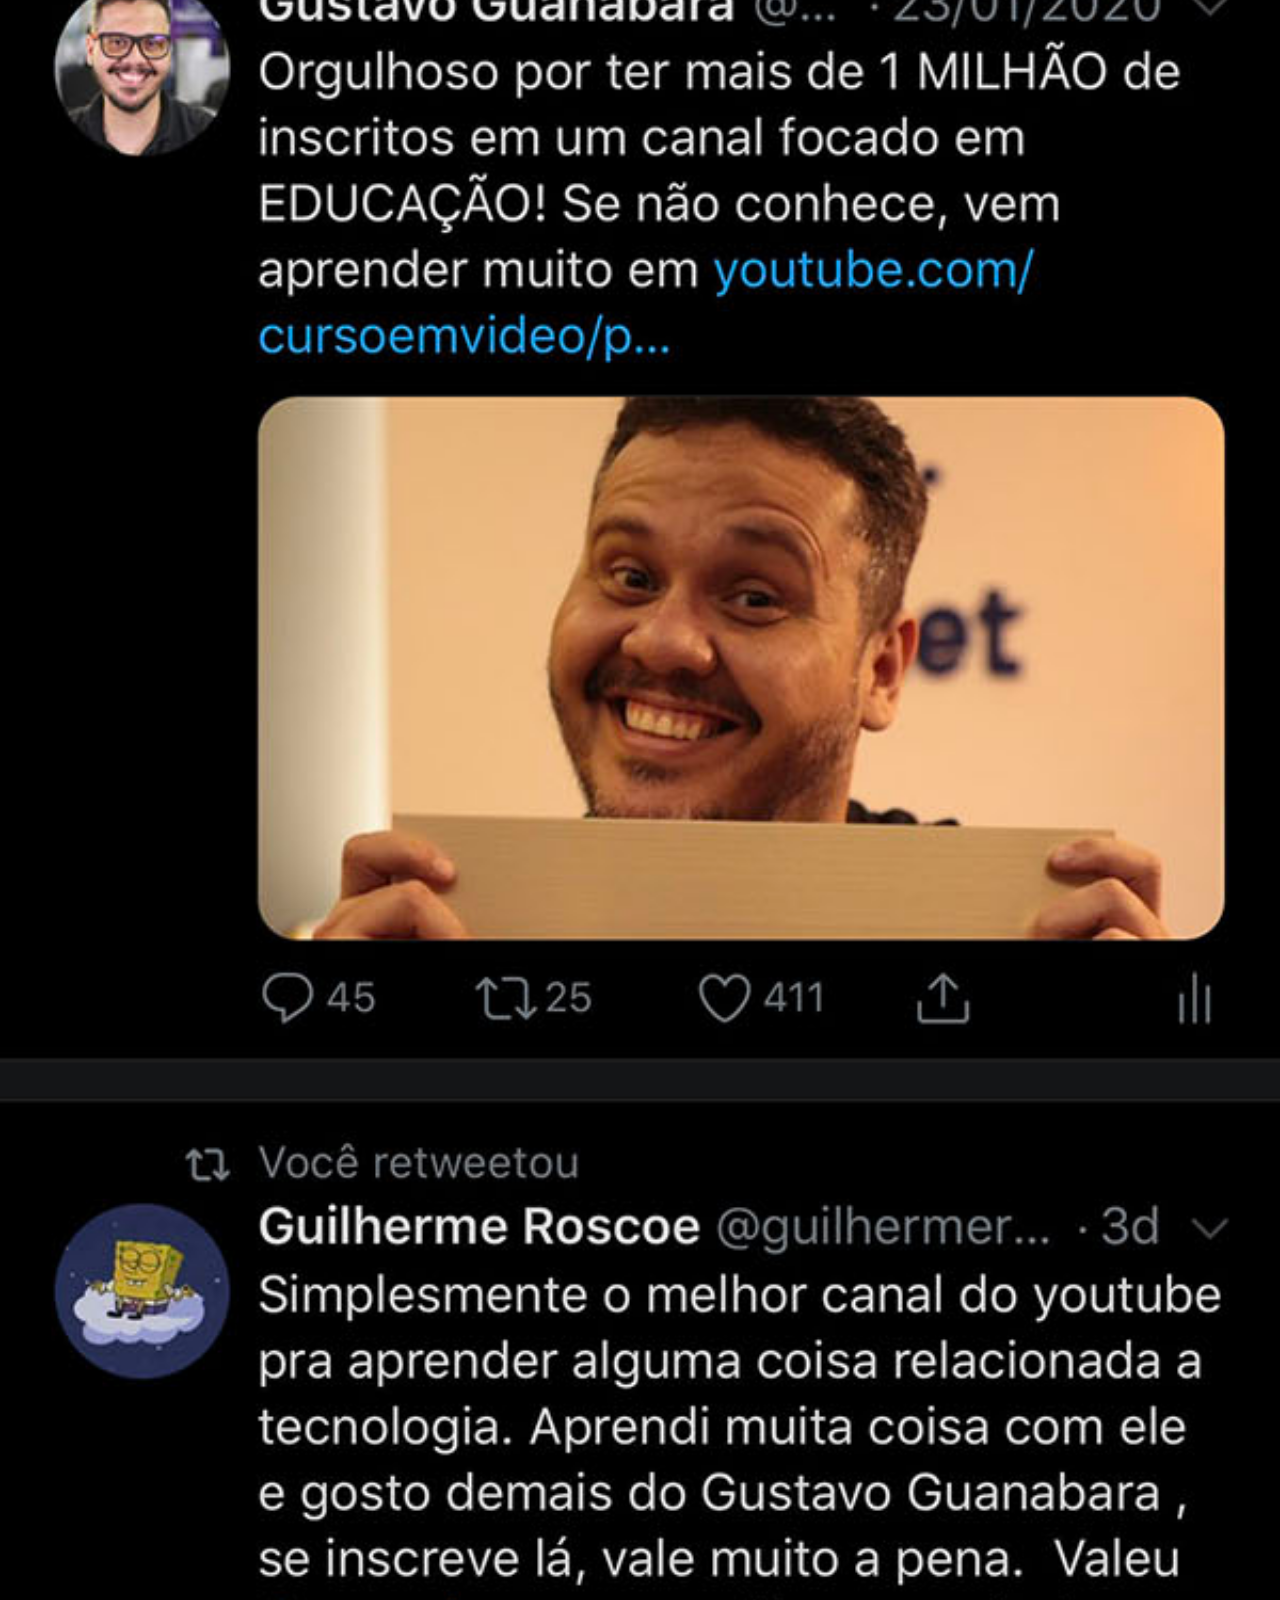
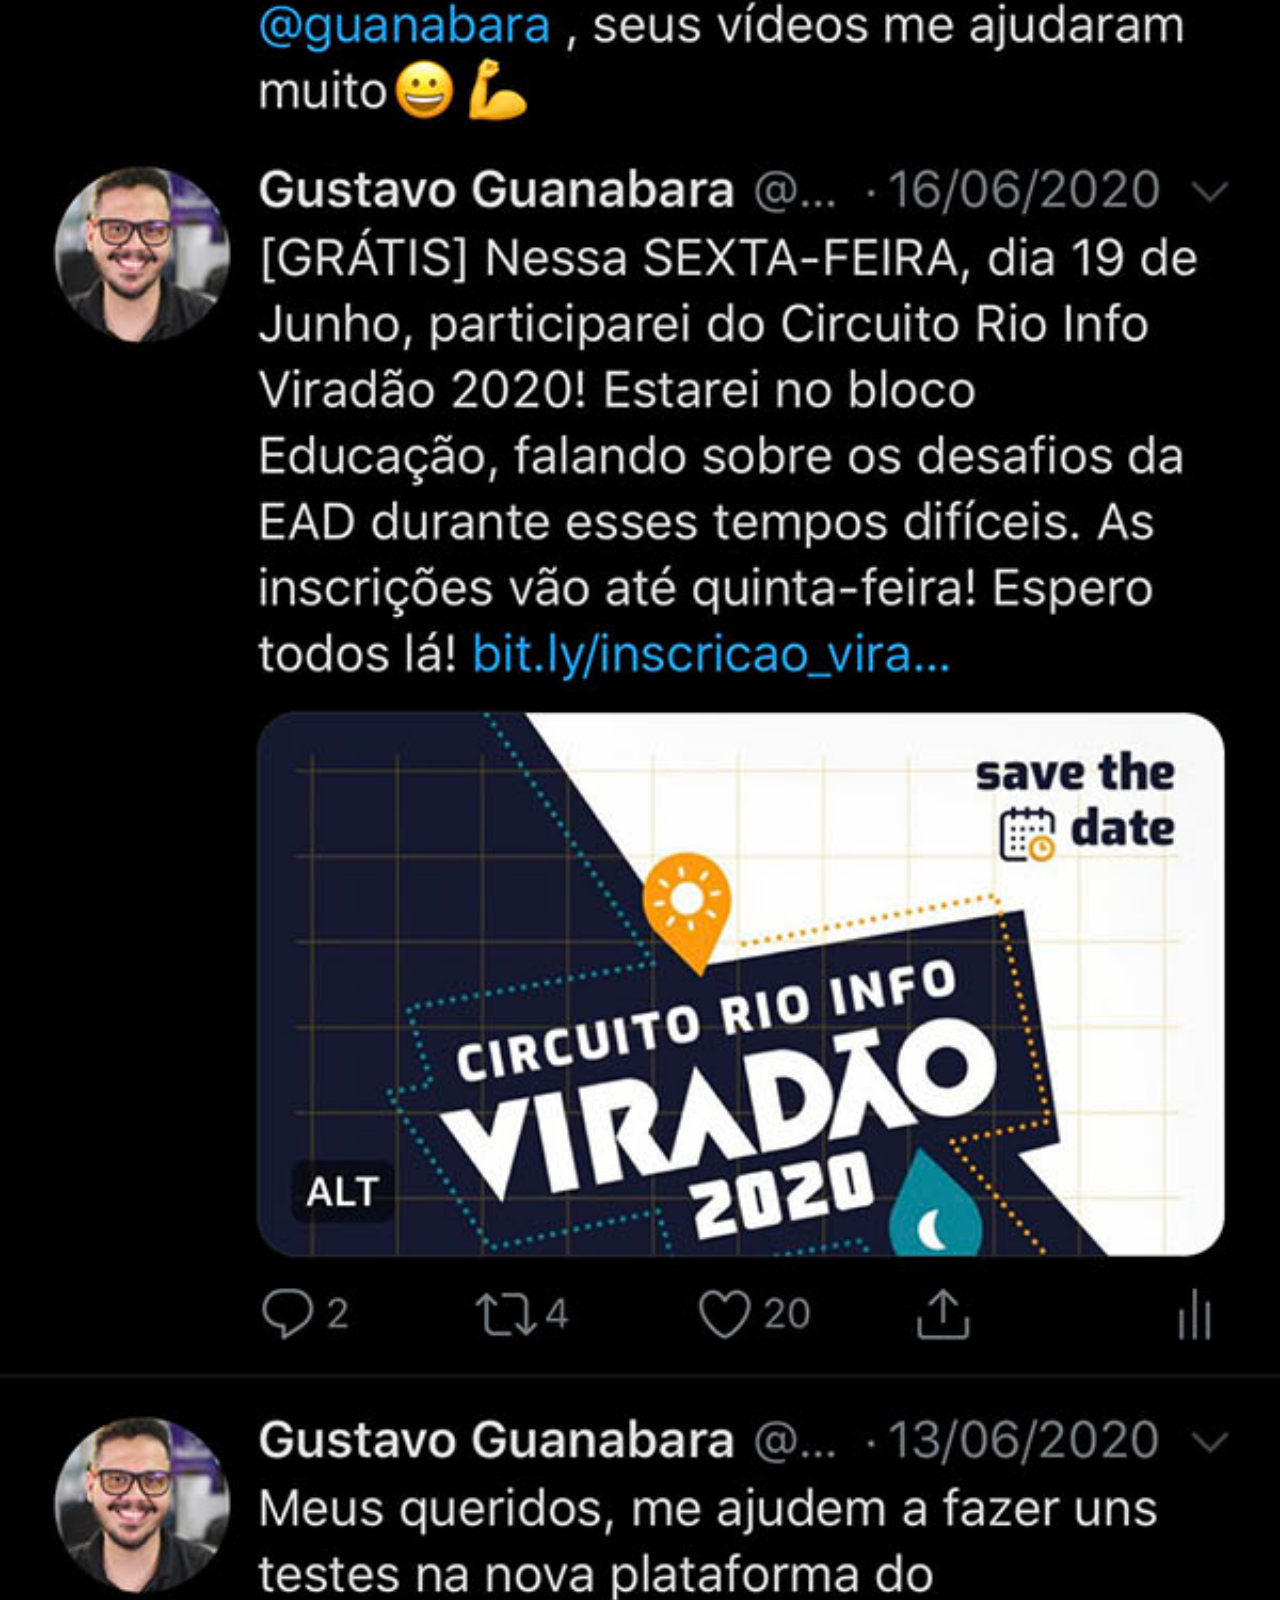
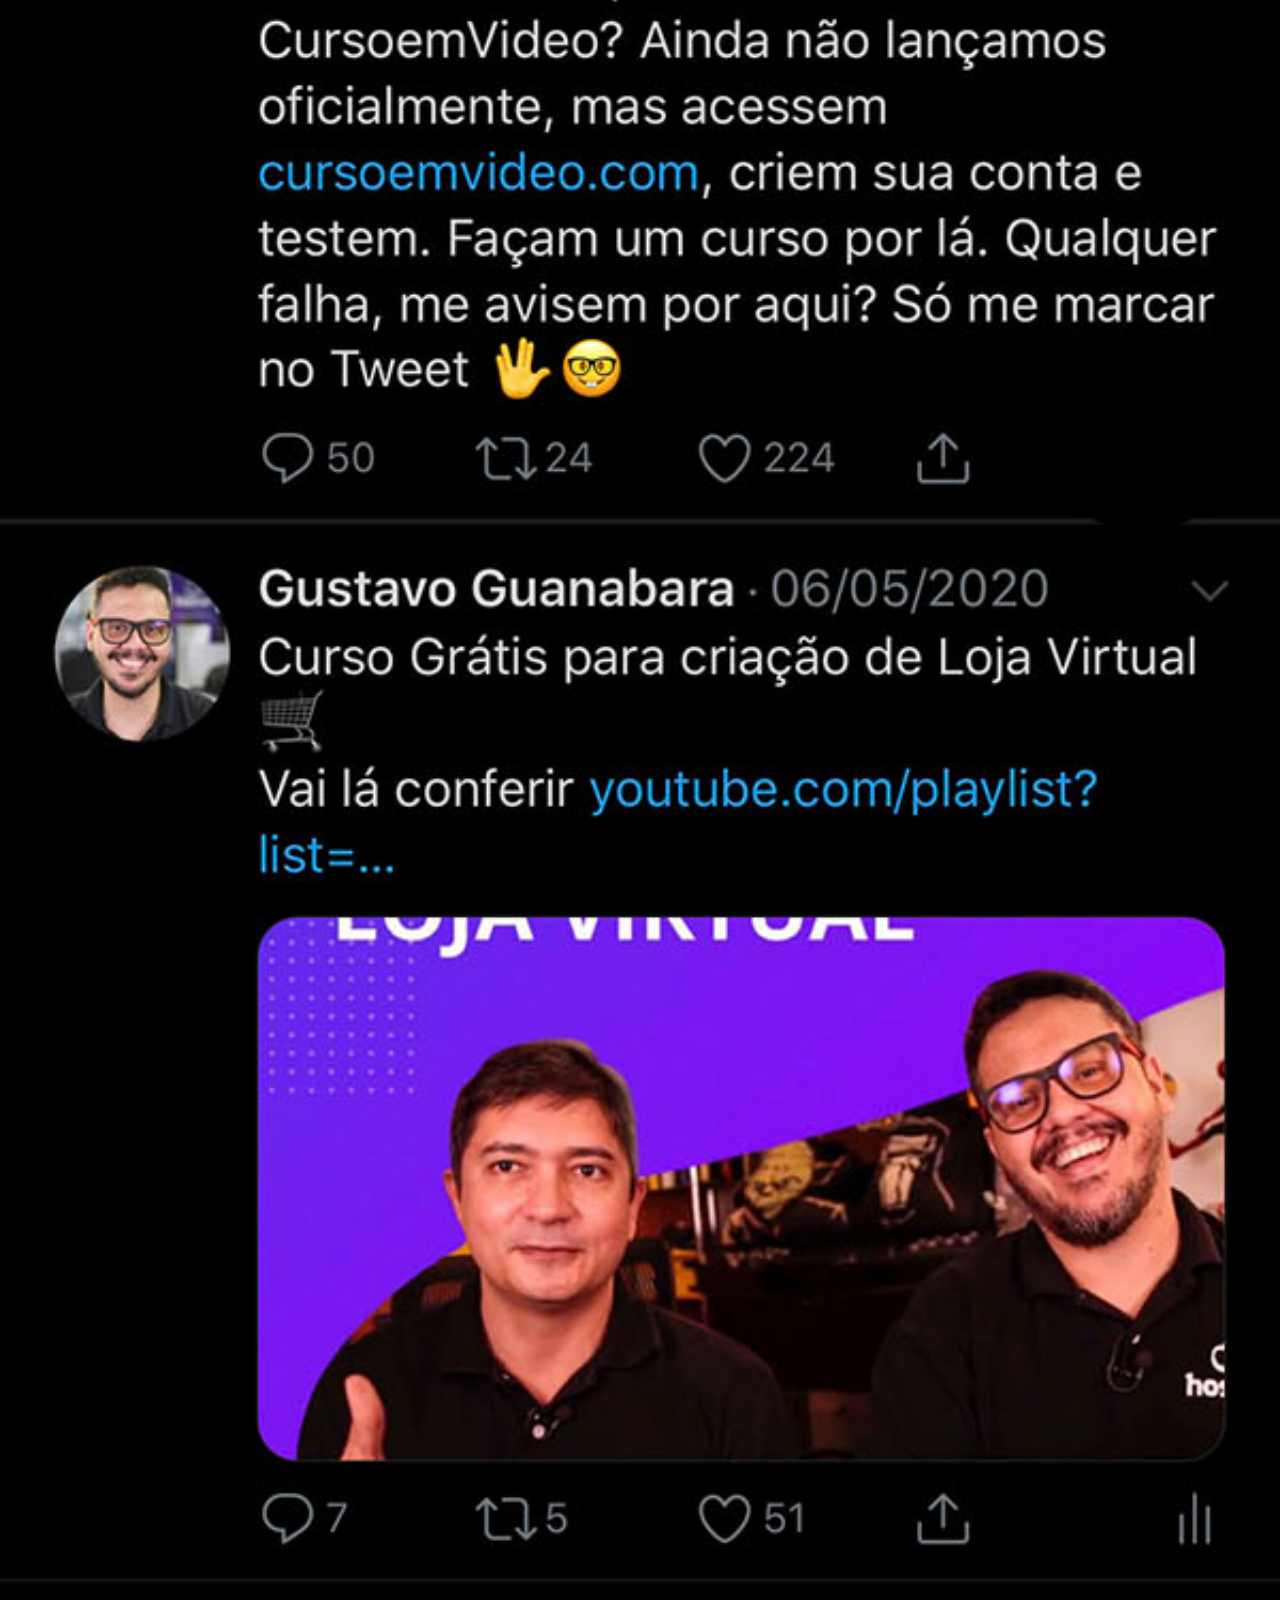
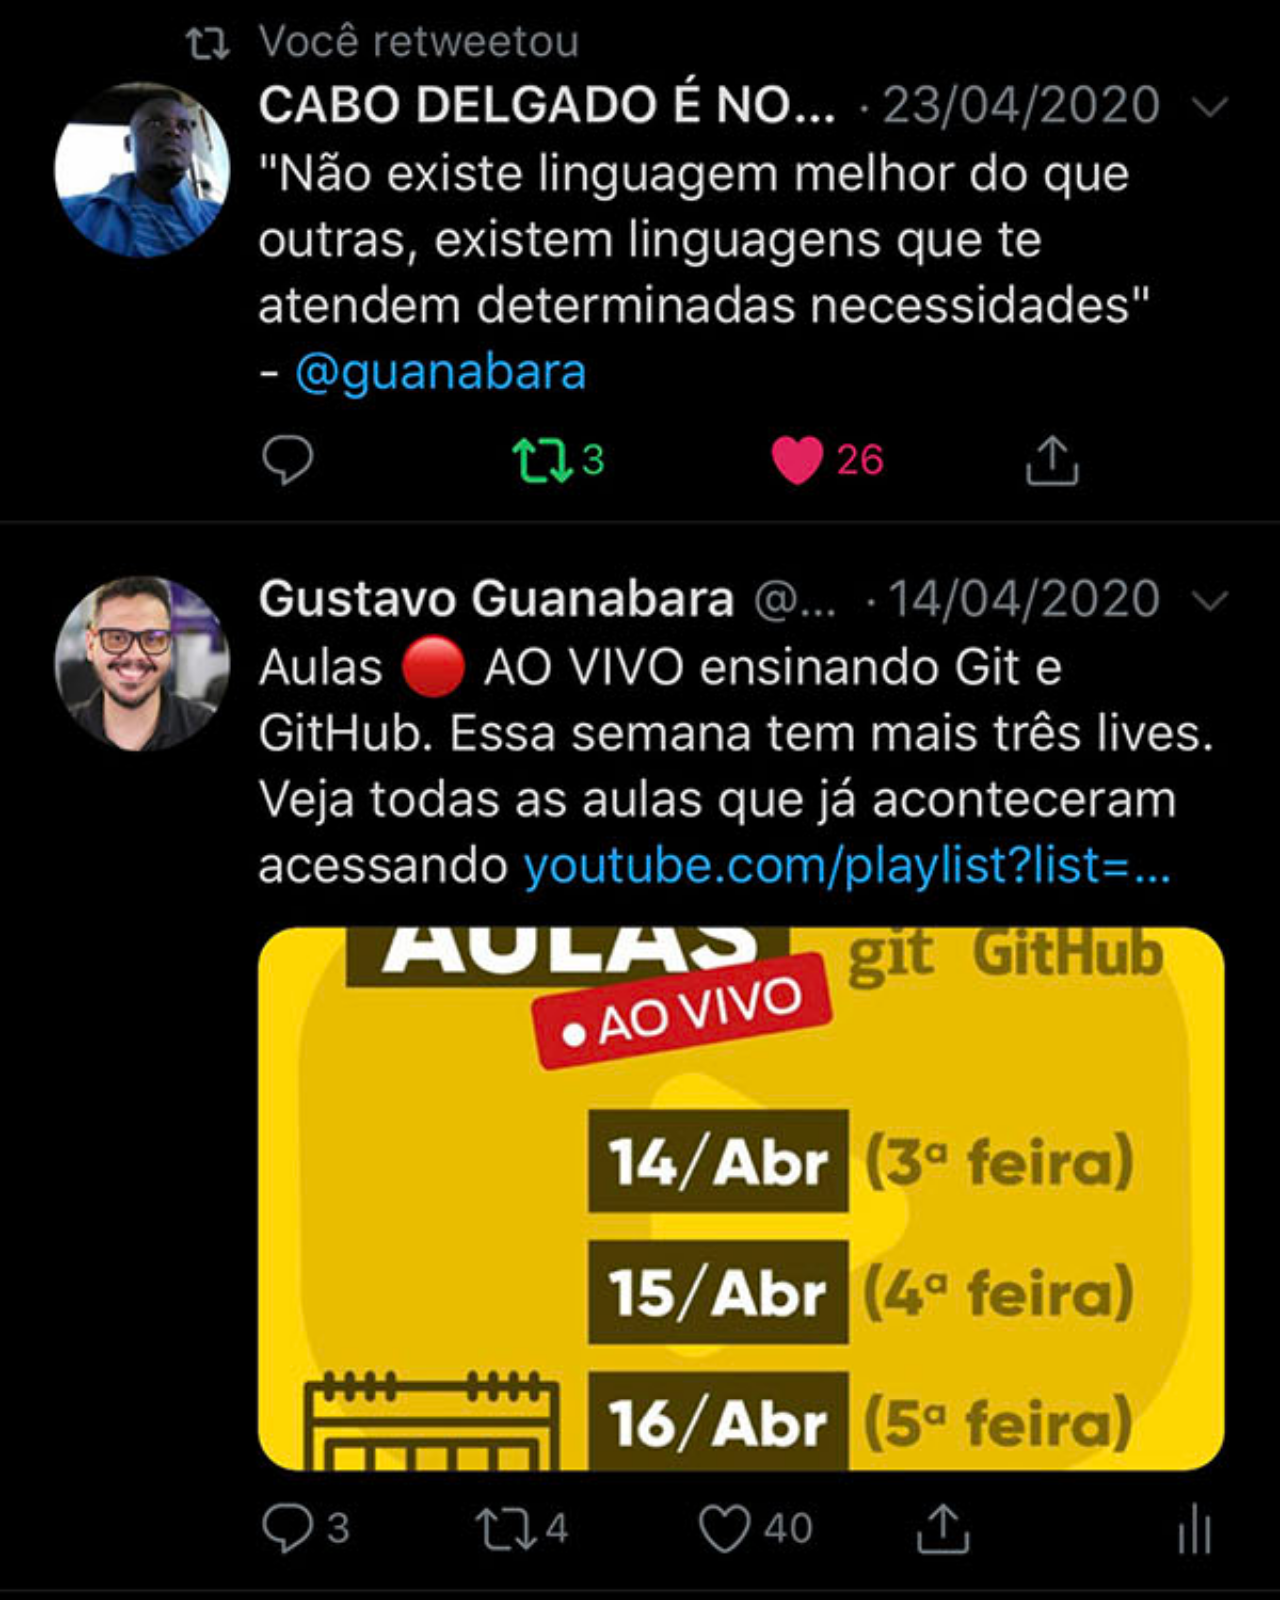
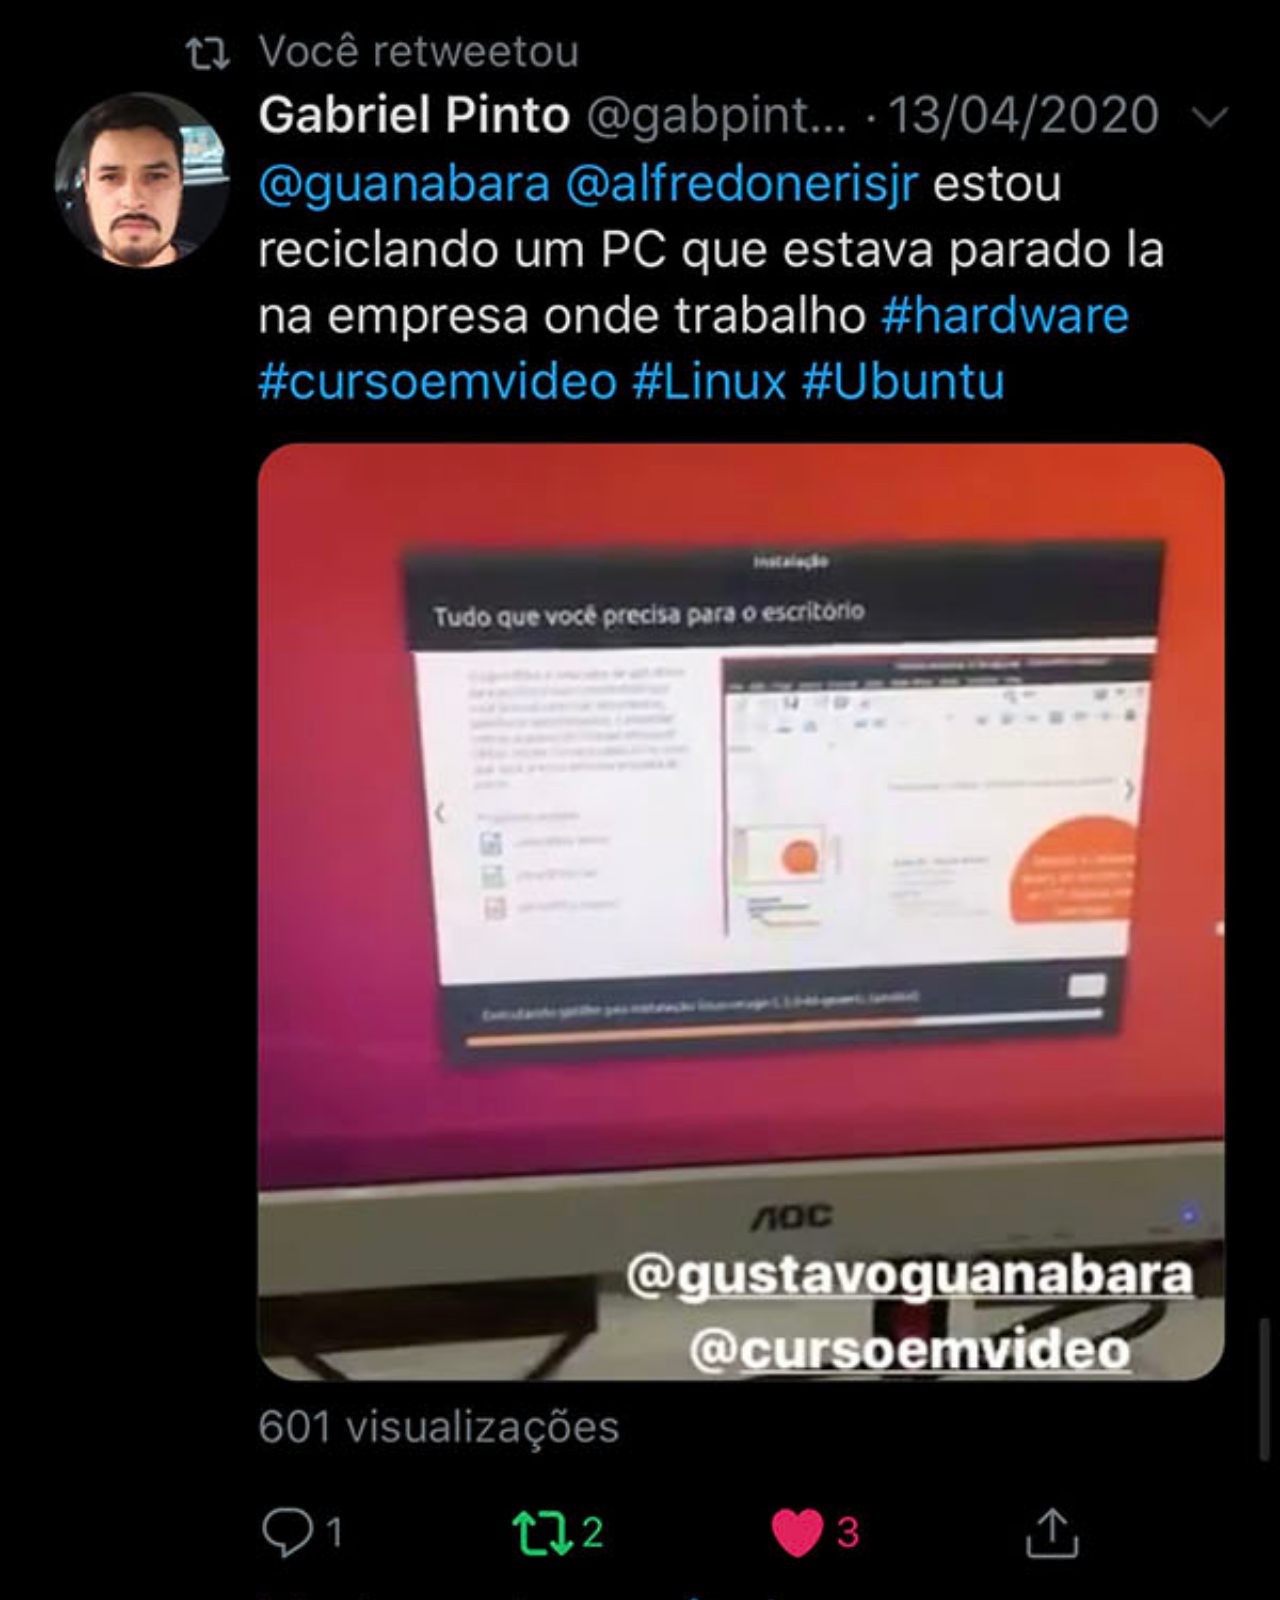
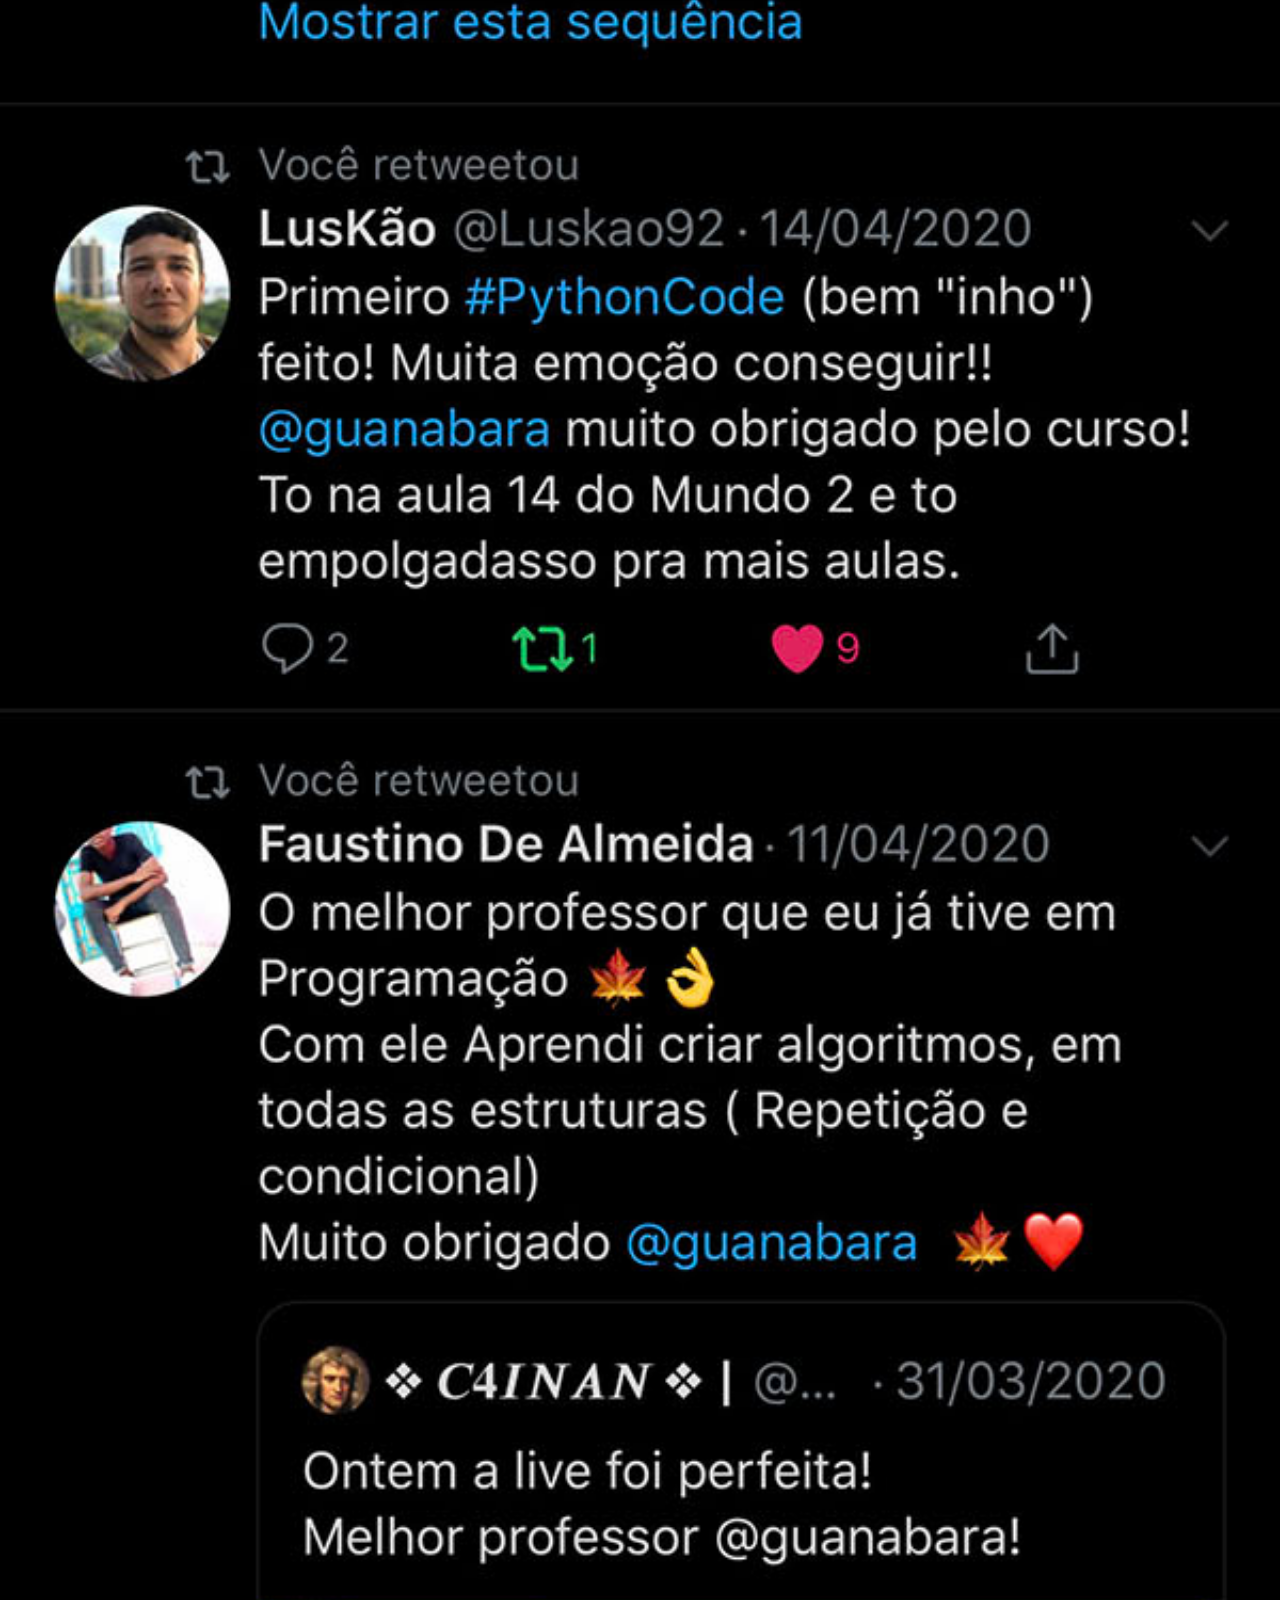
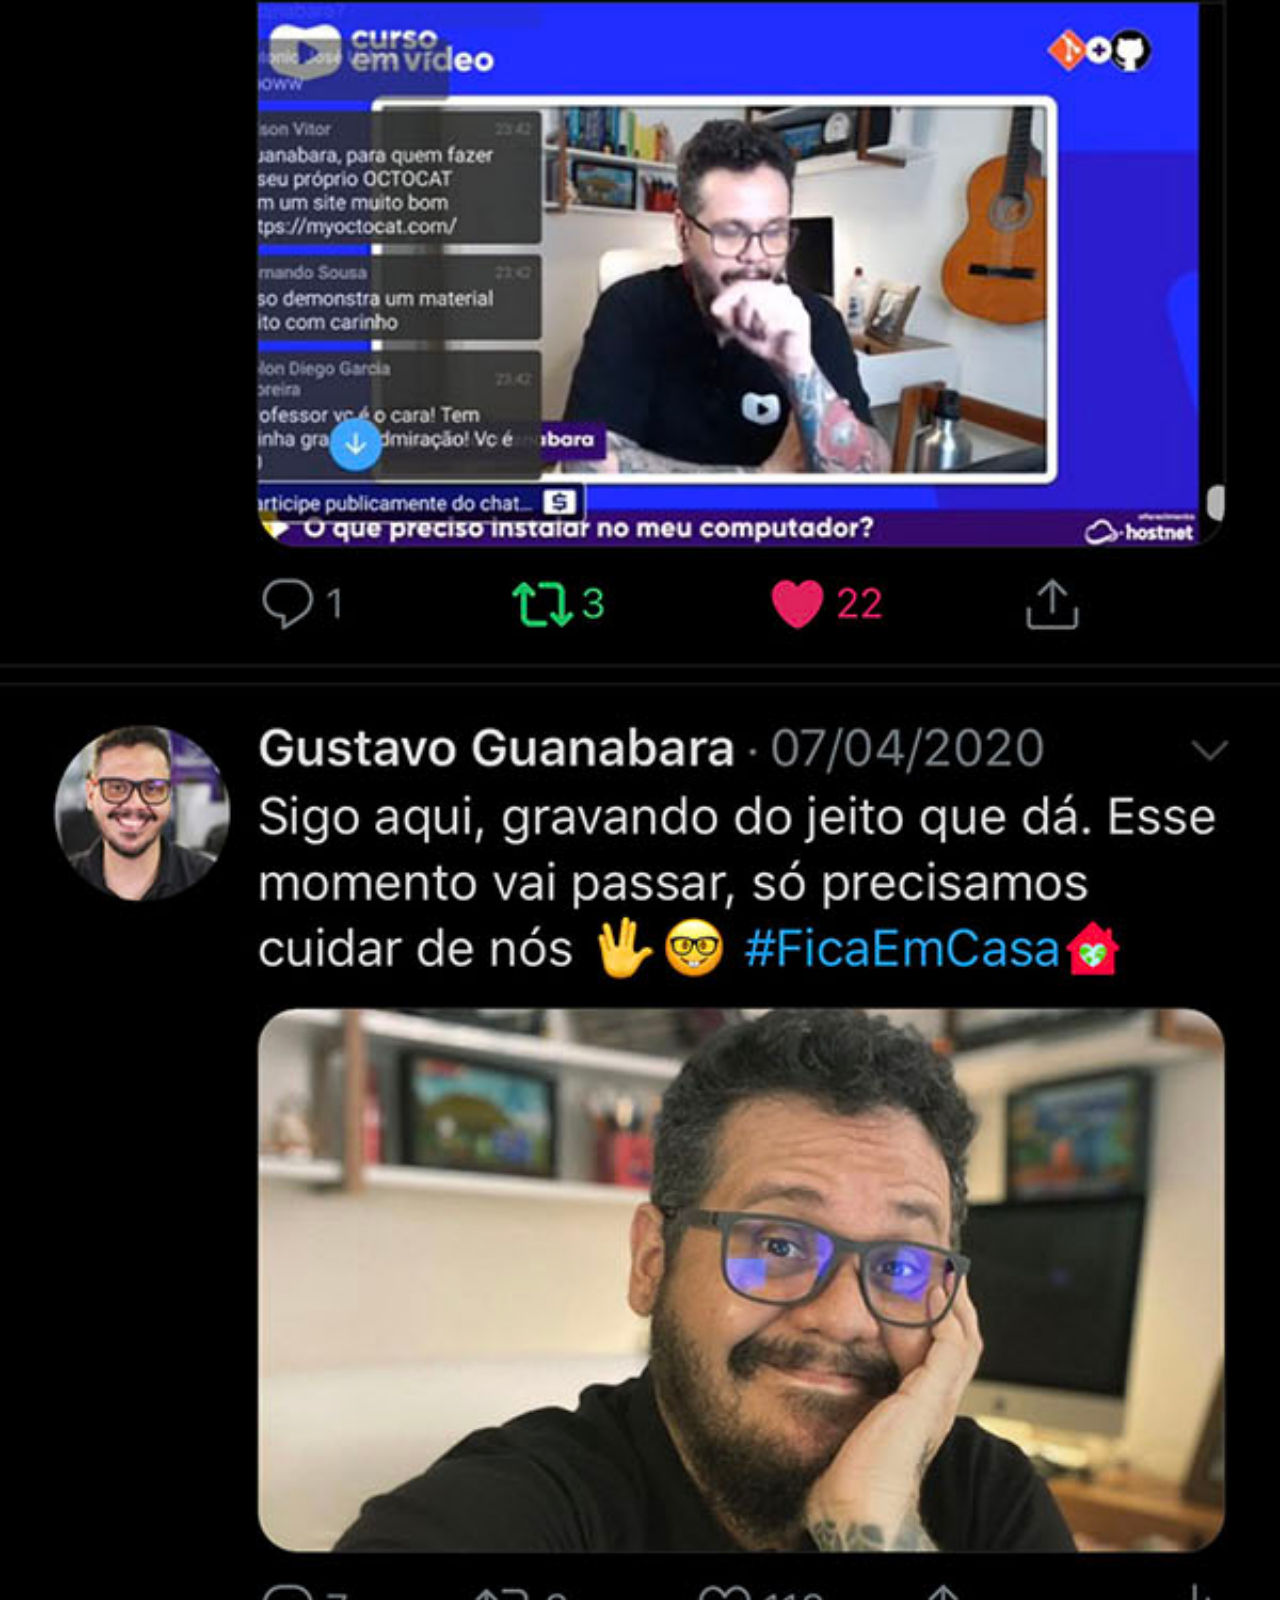
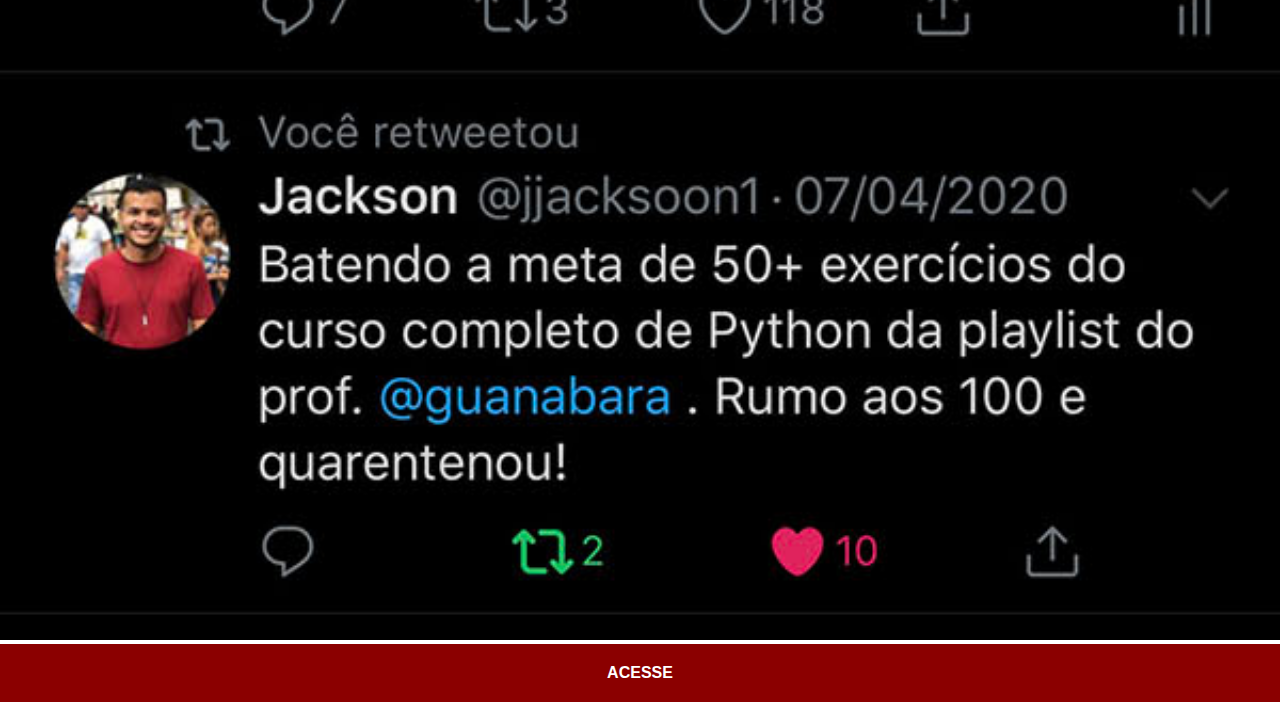
<file: twitter.html>
<!DOCTYPE html>
<html lang="pt-br">
<head>
    <meta charset="UTF-8">
    <meta name="viewport" content="width=device-width, initial-scale=1.0">
    <title>Twitter</title>
    <link rel="stylesheet" href="estilos/social.css">
</head>
<body>
    <img src="imagens/tela-twitter.jpg" alt="Twitter">
    <a href="https://x.com/i/flow/login">ACESSE</a>
</body>
</html>
</file>
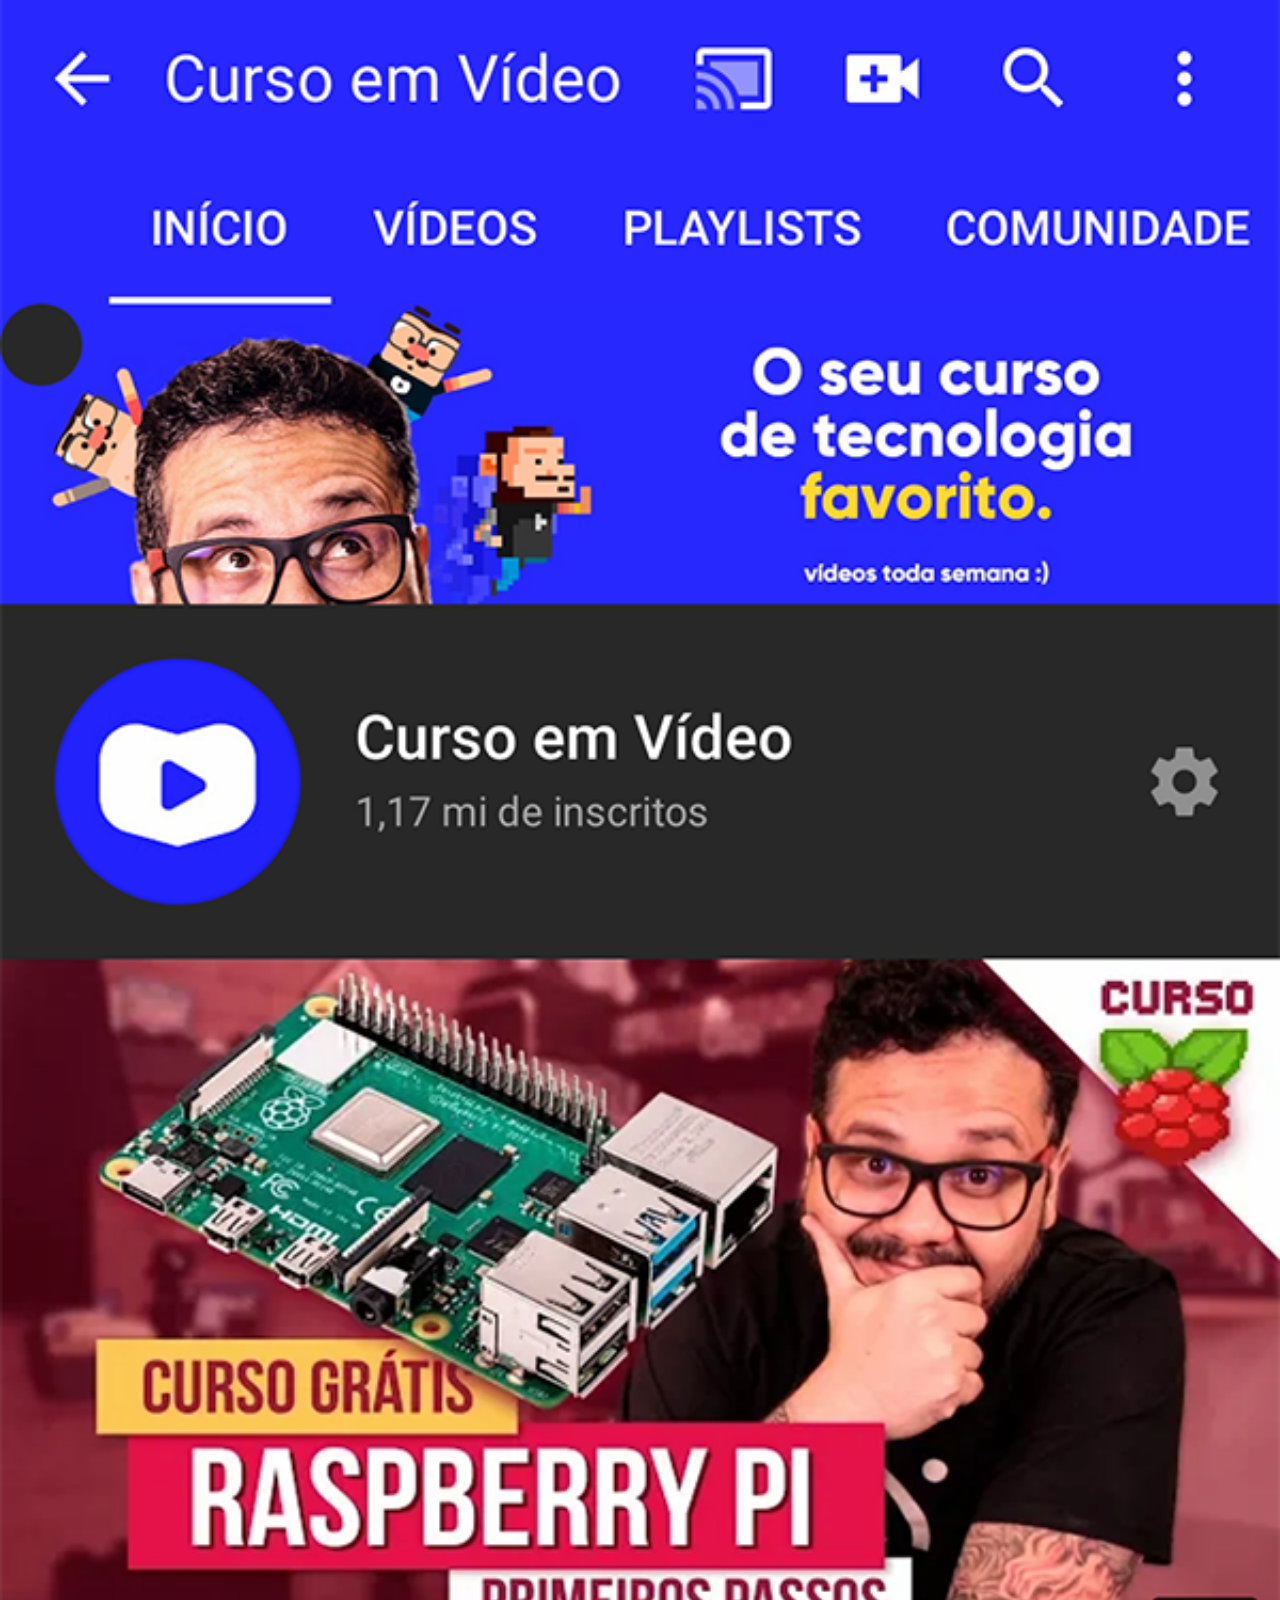
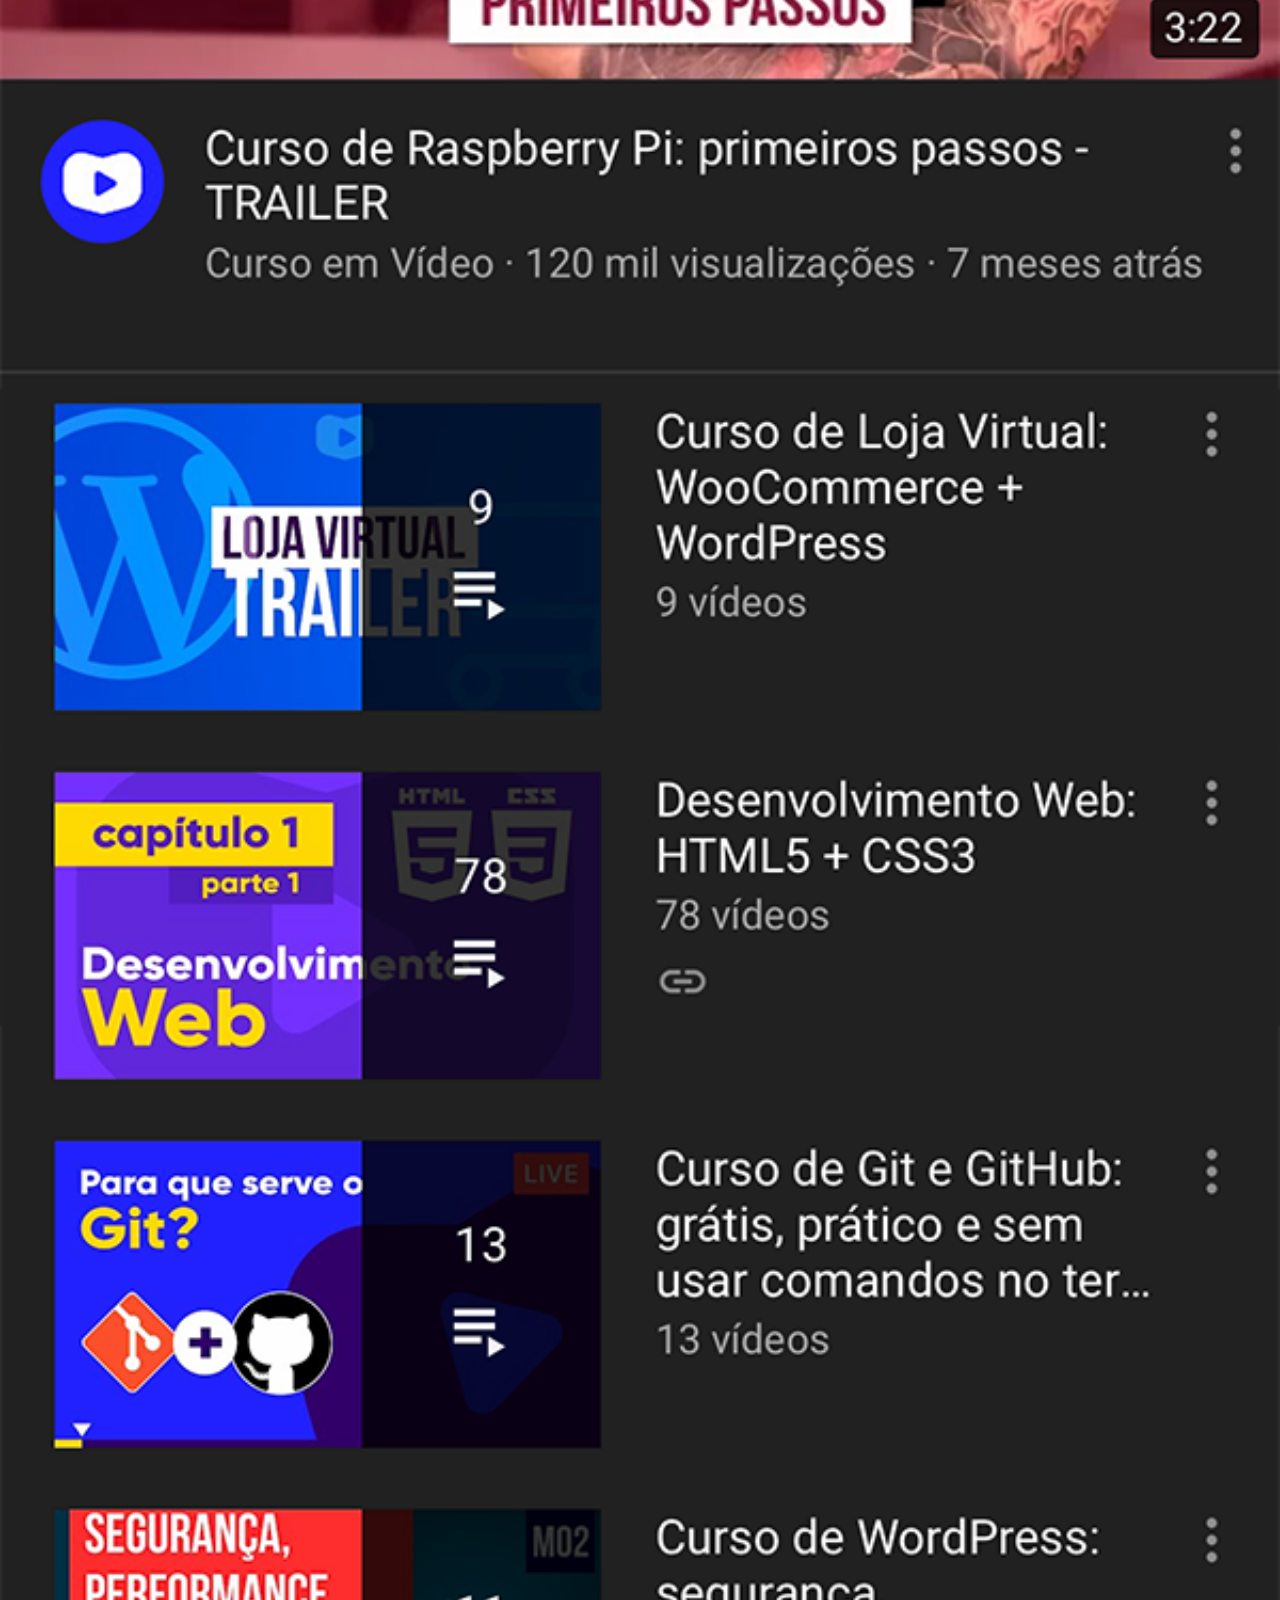
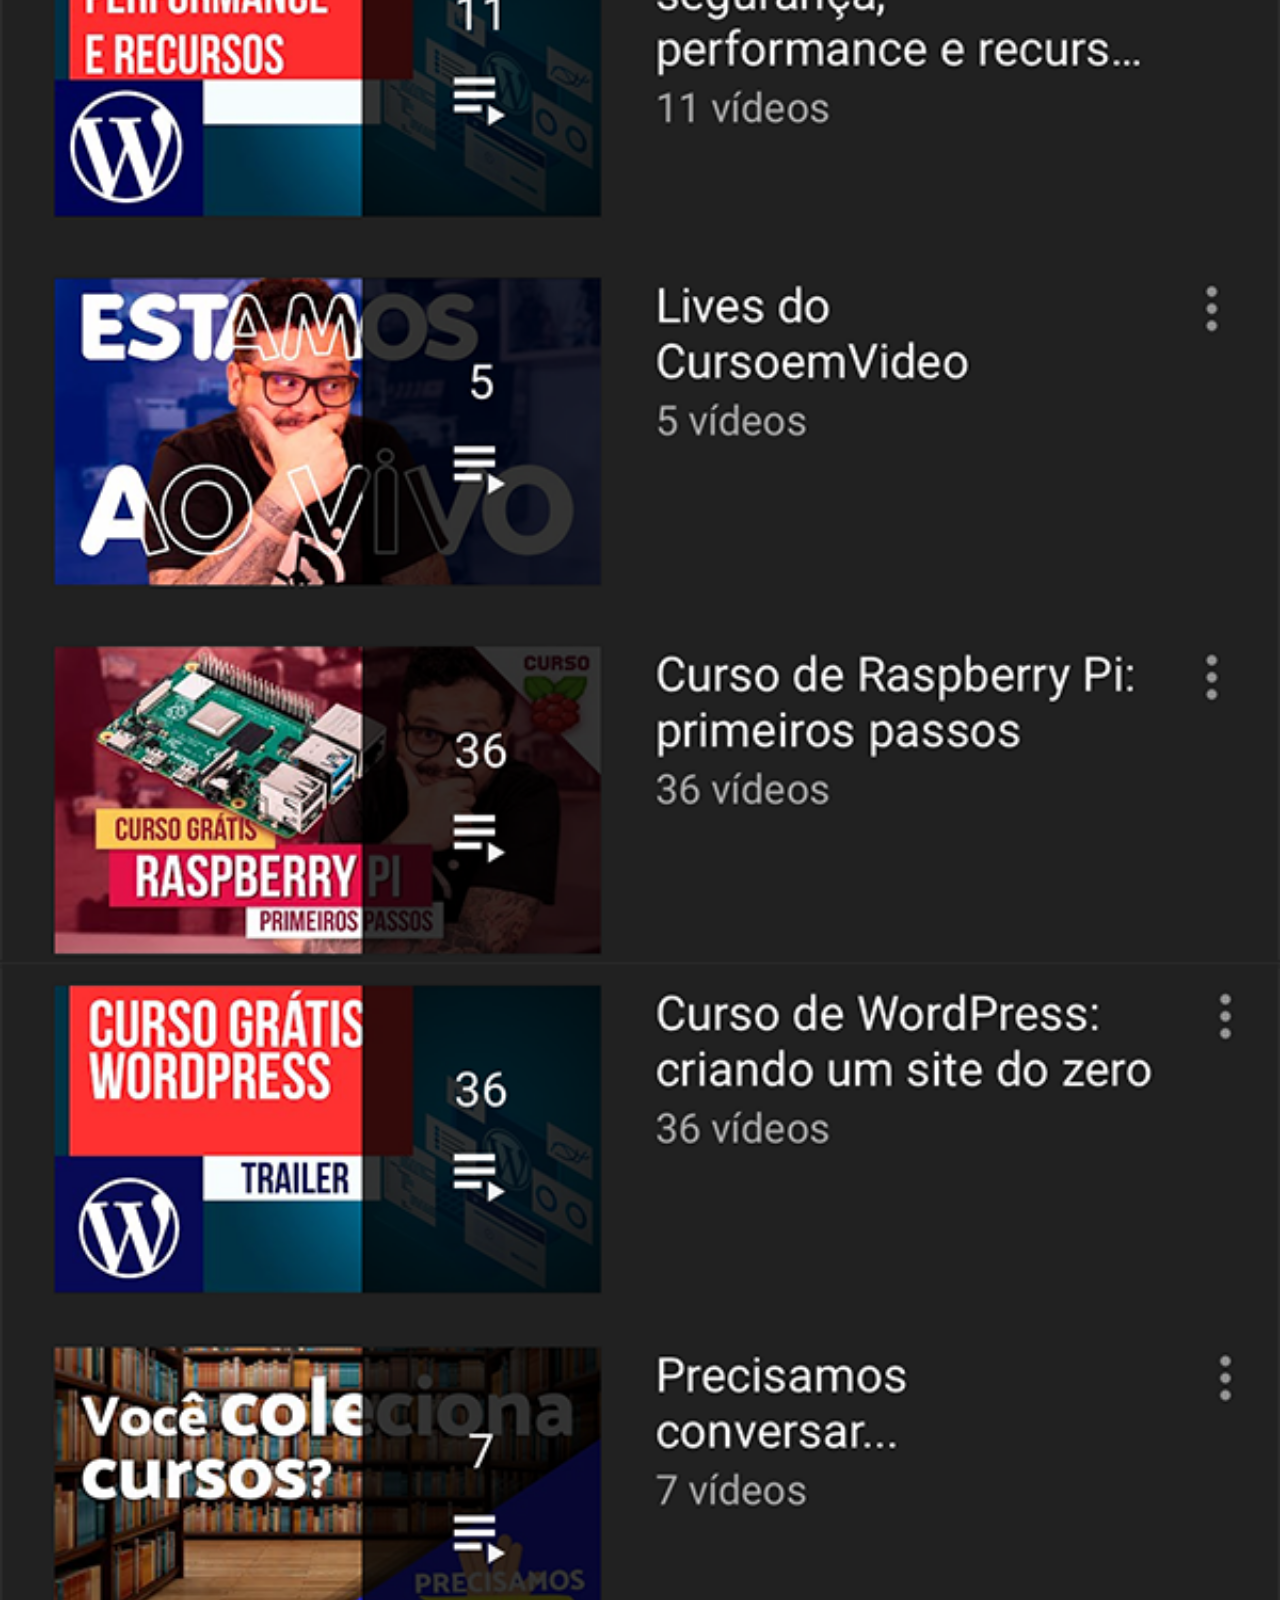
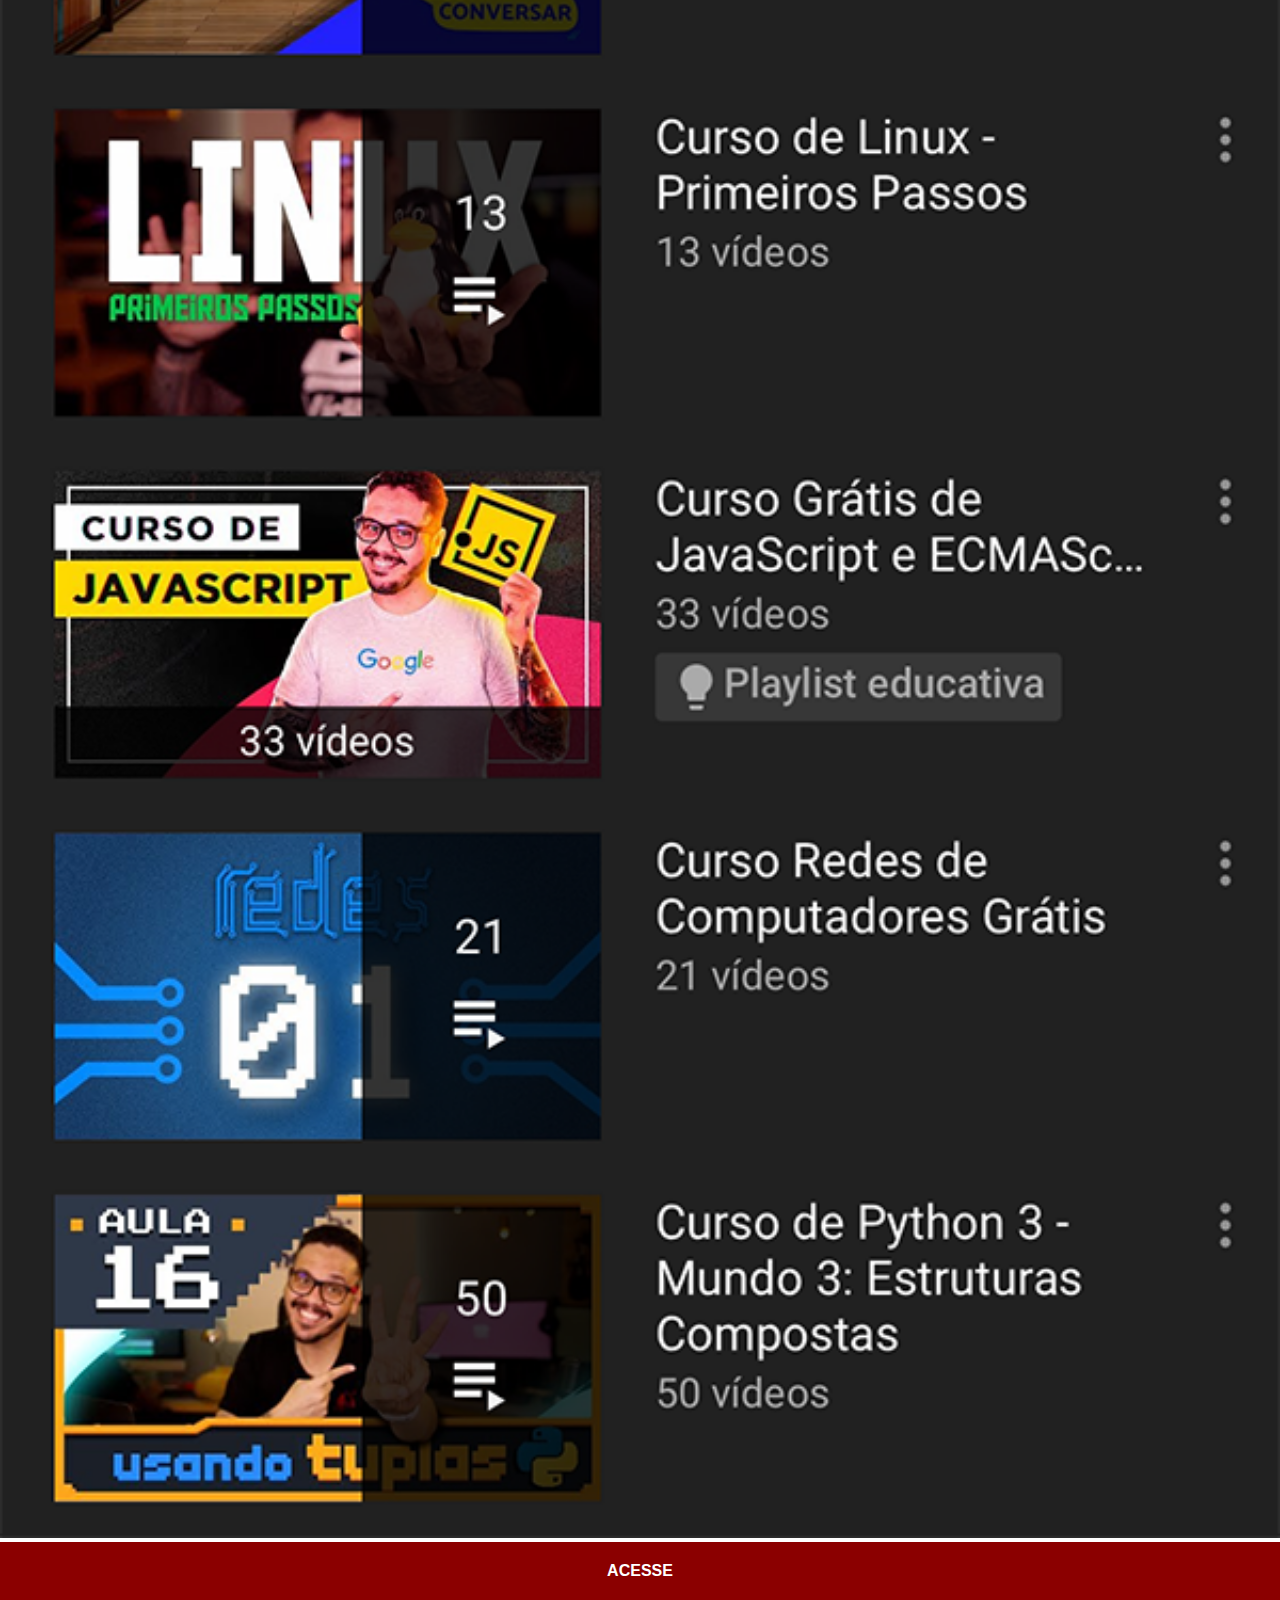
<file: youtube.html>
<!DOCTYPE html>
<html lang="pt-br">
<head>
    <meta charset="UTF-8">
    <meta name="viewport" content="width=device-width, initial-scale=1.0">
    <title>YouTube</title>
    <link rel="stylesheet" href="estilos/social.css">
<body>
    <img src="imagens/tela-youtube.png" alt="youtube">
    <a href="https://www.youtube.com/c/CursoemV%C3%ADdeo/playlists" target="_blank">ACESSE</a>
</body>
</html>
</file>
<file: estilos/style.css>
@charset "UTF-8";

* {
    margin: 0px;
    padding: 0px;
    font-family: Arial, Helvetica, sans-serif;
}

html, body {
    height: 100vh;
    width: 100vw;
    background-color: black;
}

body {
    background: url('../imagens/fundo-madeira.jpg') no-repeat top center;
    background-size: cover;
    background-attachment: fixed;
}

main {
    height: 100vh;
    position: relative;
    
}

section#telefone {
    position: absolute;
    top: 50%;
    left: 50%;
    transform: translate(-50%, -50%);

    height: 627px;
    width: 311px;
    background: url('../imagens/frame-iphone.png') no-repeat;
}

iframe#tela {
    position: relative;
    top: 80px;
    left: 22px;
    width: 269px;
    height: 471px;
}

section#redes-sociais {
    text-align: right;
}

section#redes-sociais img {
    width: 50px;
    margin: 3px;
    border-radius: 50%;
    box-shadow: 2px 2px 5px rgba(0, 0, 0, 0.399);
    box-sizing: border-box;
}

section#redes-sociais img:hover {
    border: 2px solid white;
    transform: translate(-4px, -4px);
    box-shadow: 5px 5px 10px rgba(0, 0, 0, 0.715);
    transition: transform .3s, border 1s;
    
}
</file>
<file: estilos/social.css>
@charset "UTF-8";

* {
    margin: 0px;
    padding: 0px;
    font-family: Arial, Helvetica, sans-serif;
}
::-webkit-scrollbar {
    width: 0px;
    height: 0px;
}

img {
    width: 100vw;
}

a {
    display: block;
    background-color: darkred;
    color: white;
    padding: 20px;
    text-align: center;
    font-weight: bolder;
    text-decoration: none;
}

a:hover {
    background-color: red;
}
</file>
